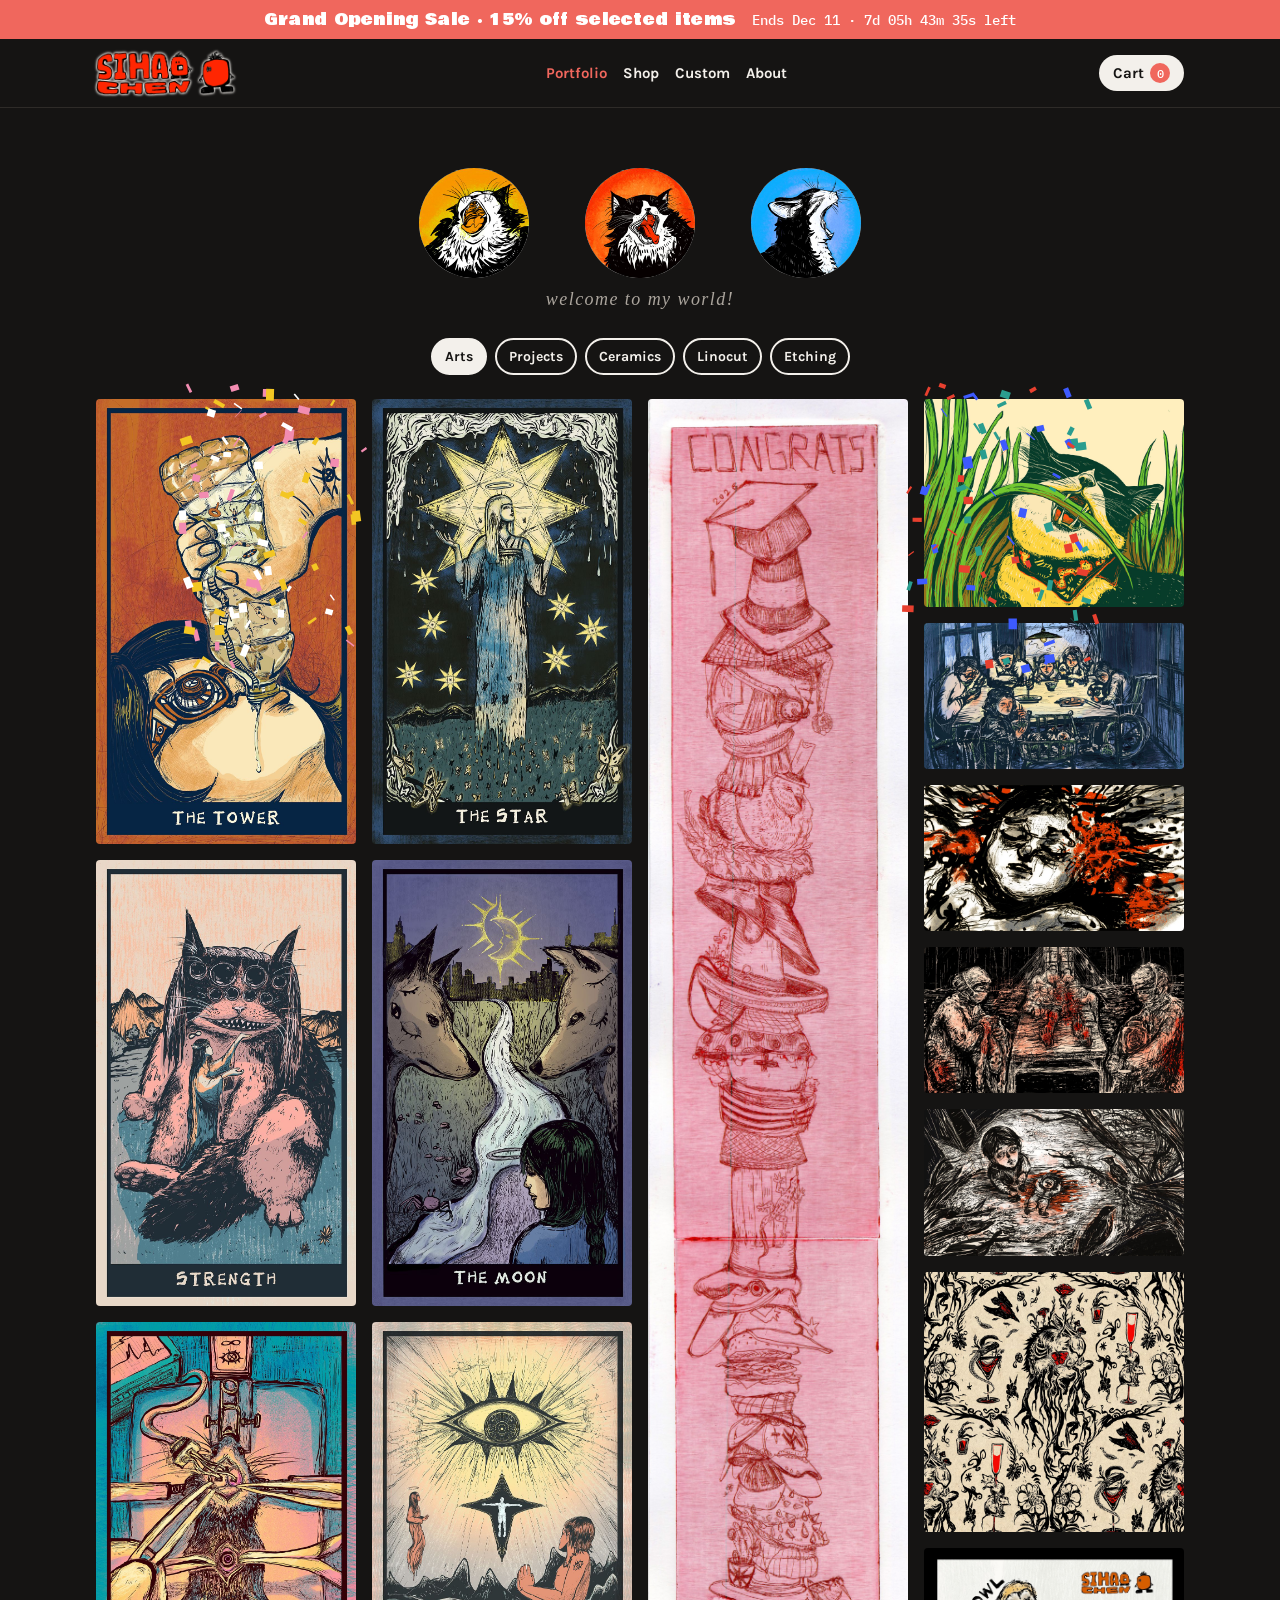
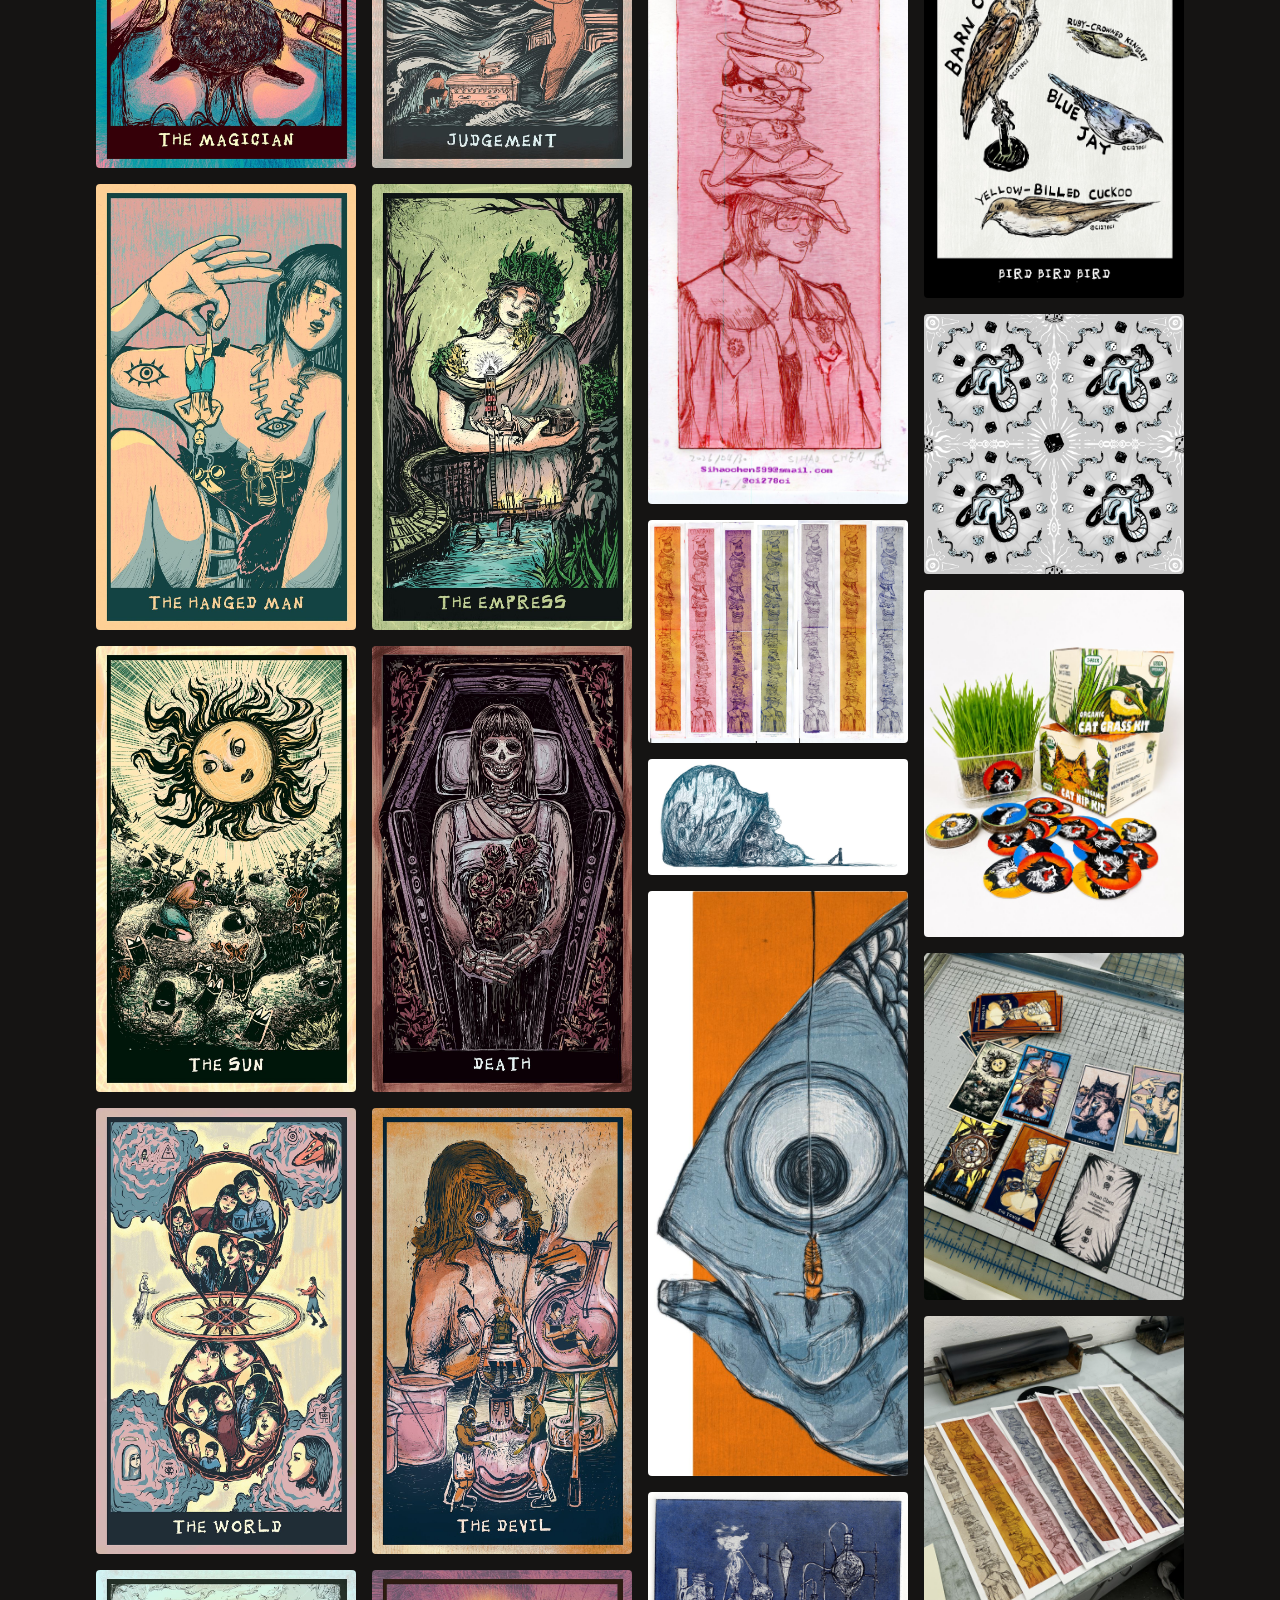
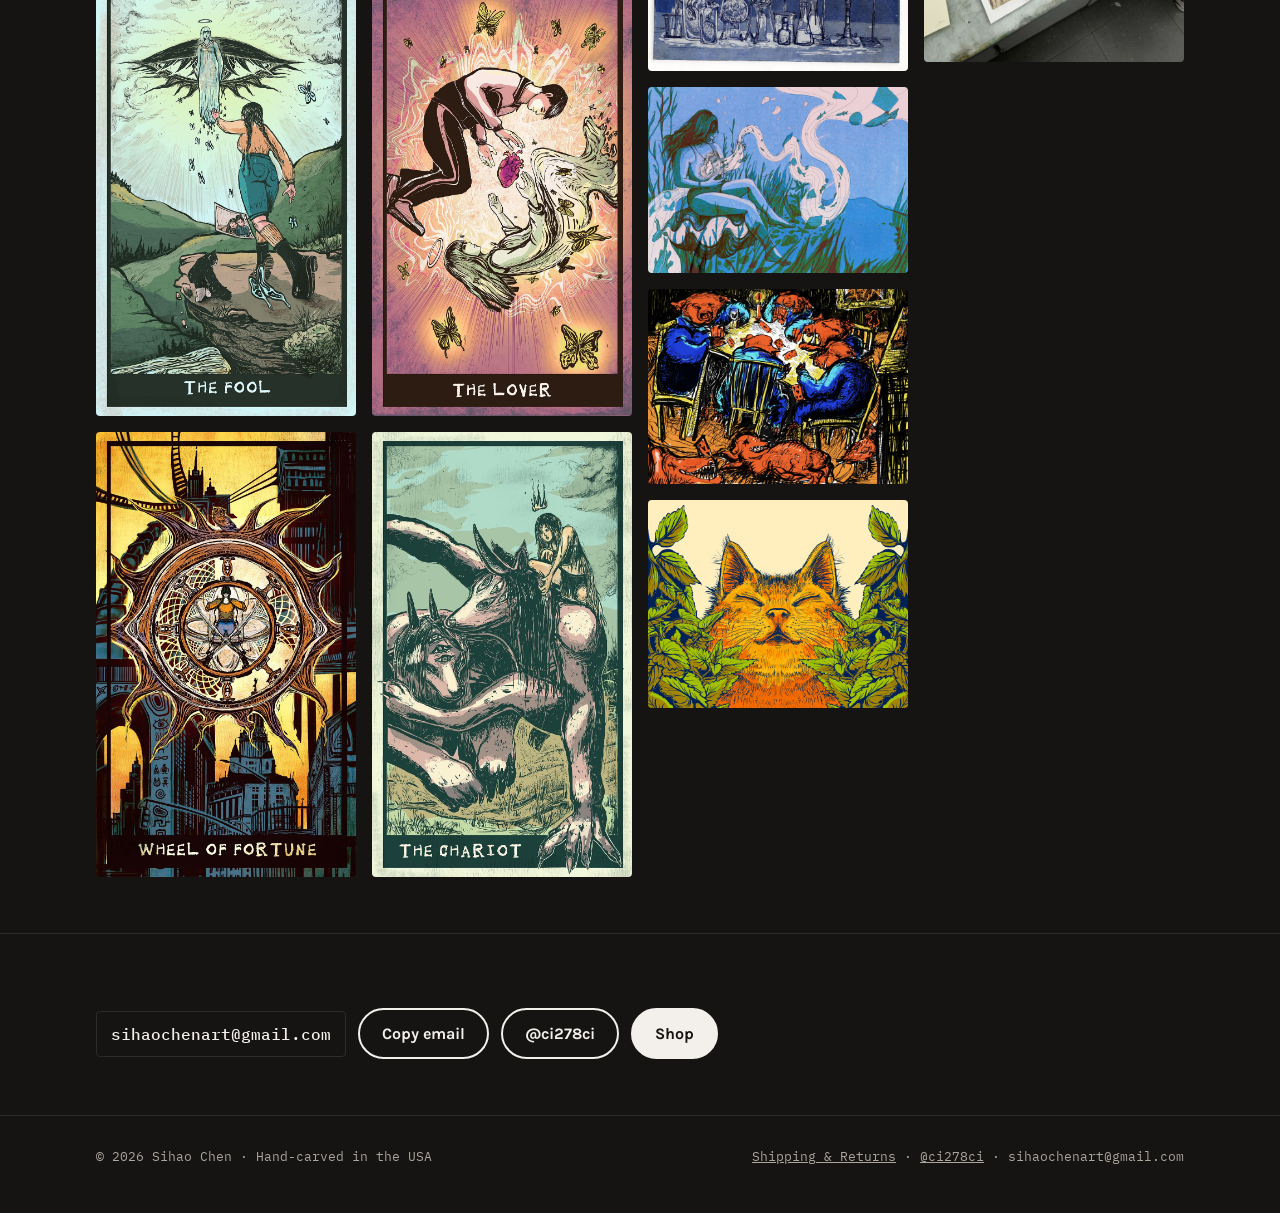
<file: index.html>
<!doctype html>
<html lang="en">
<head>
<meta charset="utf-8">
<meta name="theme-color" content="#151413">
<meta name="viewport" content="width=device-width, initial-scale=1, viewport-fit=cover">
<title>Sihao Chen</title>
<link rel="icon" type="image/png" sizes="32x32" href="img/favicon-32.png">
<link rel="icon" type="image/png" sizes="192x192" href="img/icon-192.png">
<link rel="apple-touch-icon" href="img/icon-180.png">
<meta name="claude:viewport-fit-sides" content="cover">
<meta name="description" content="Sihao Chen: illustrator and printmaker. Linocut, etching, painting and ceramics.">
<link rel="preconnect" href="https://fonts.googleapis.com">
<link rel="stylesheet" href="https://fonts.googleapis.com/css2?family=Bowlby+One&family=Karla:wght@400;500;700&family=IBM+Plex+Mono:wght@400;500&display=swap">
<link rel="stylesheet" href="assets/style.css?v=1794520188">
</head>
<body data-root="./" data-page="portfolio">
<main>
  <section>
    <div class="wrap">
      <div class="pf-hello" id="pf-hello"></div>
      <div class="pf-tabs" id="pf-tabs"></div>
      <div class="pf" id="pf"></div>
    </div>
  </section>

  <section id="contact">
    <div class="wrap about">
      <div class="contact">
        <span class="email" id="email">sihaochenart@gmail.com</span>
        <button class="btn ghost" id="copy" type="button">Copy email</button>
        <a class="btn ghost" href="https://www.instagram.com/ci278ci/" target="_blank" rel="noopener">@ci278ci</a>
        <a class="btn" href="shop/index.html">Shop</a>
      </div>
    </div>
  </section>
</main>
<script src="assets/site.js?v=1794520188"></script>
<!-- Cloudflare Web Analytics --><script defer src='https://static.cloudflareinsights.com/beacon.min.js' data-cf-beacon='{"token": "07958c0a032a4672b7238bbd3c65768e"}'></script><!-- End Cloudflare Web Analytics -->
</body>
</html>
</file>
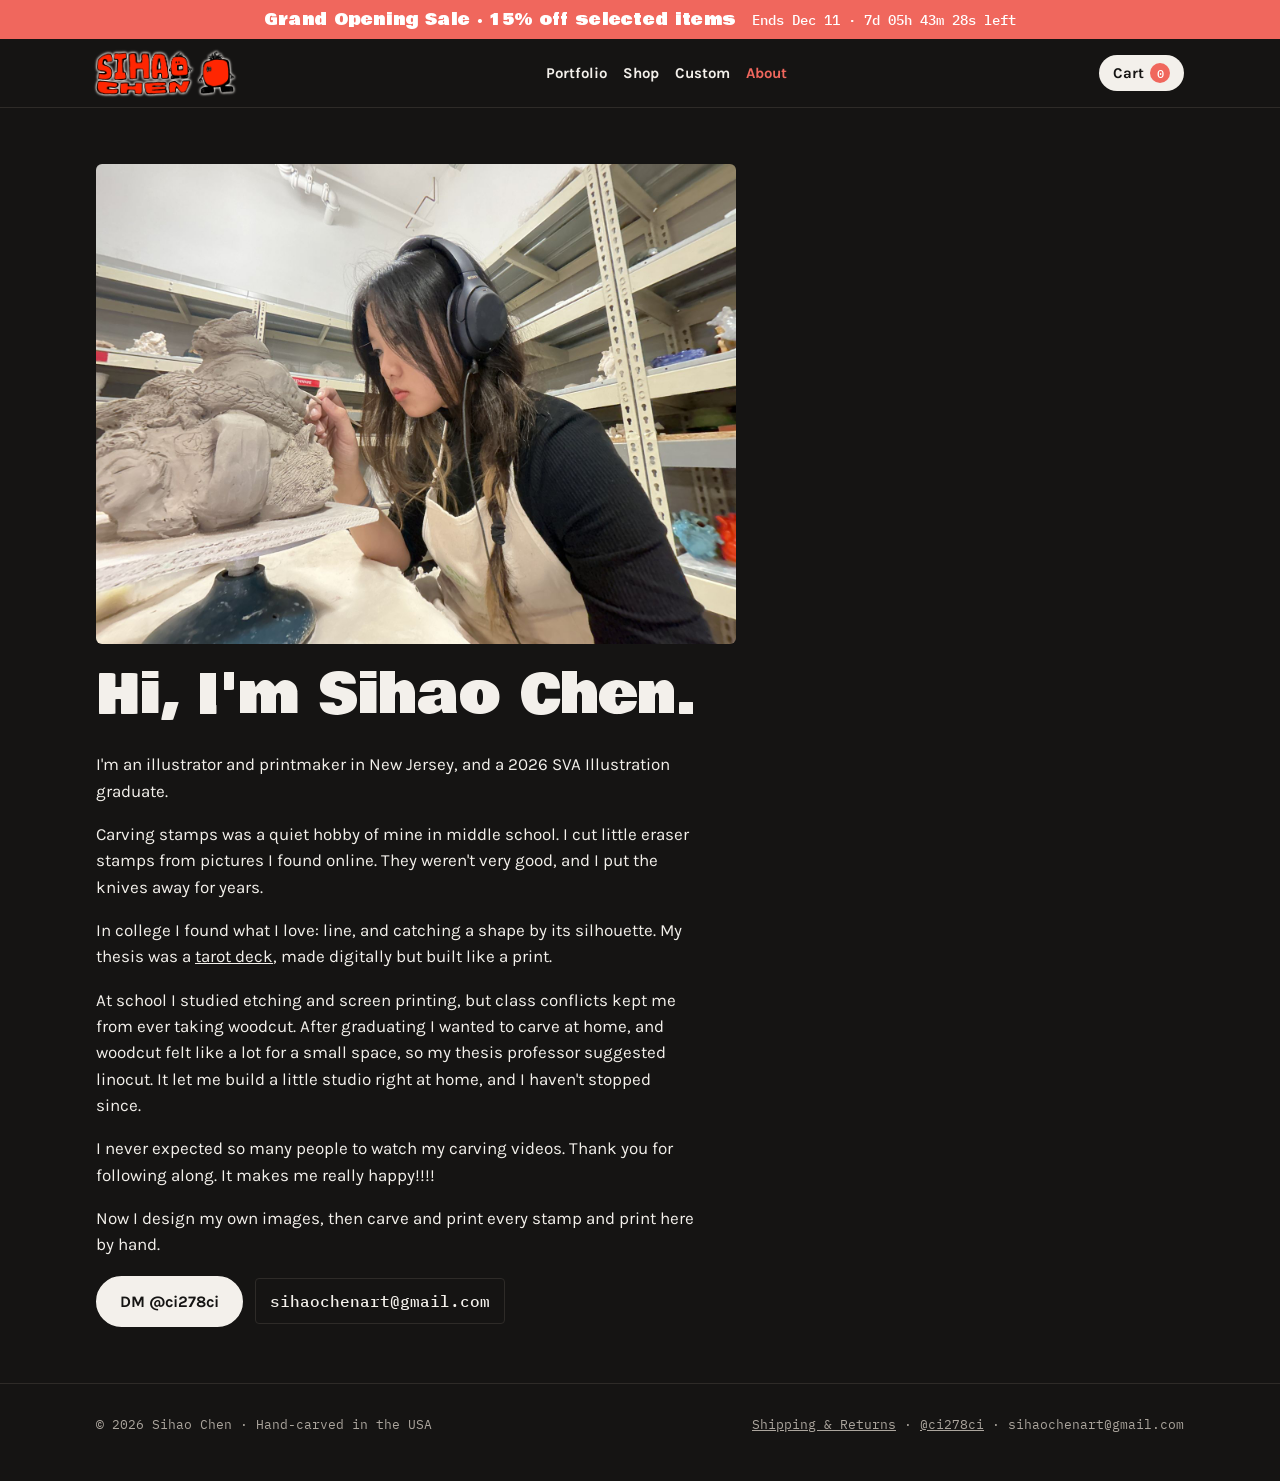
<file: about/index.html>
<!doctype html>
<html lang="en">
<head>
<meta charset="utf-8">
<meta name="theme-color" content="#151413">
<meta name="viewport" content="width=device-width, initial-scale=1, viewport-fit=cover">
<title>About · Sihao Chen</title>
<link rel="icon" type="image/png" sizes="32x32" href="../img/favicon-32.png">
<link rel="icon" type="image/png" sizes="192x192" href="../img/icon-192.png">
<link rel="apple-touch-icon" href="../img/icon-180.png">
<meta name="claude:viewport-fit-sides" content="cover">
<meta name="description" content="Sihao Chen is an illustrator and printmaker in New Jersey who hand-carves stamps and prints.">
<link rel="preconnect" href="https://fonts.googleapis.com">
<link rel="stylesheet" href="https://fonts.googleapis.com/css2?family=Bowlby+One&family=Karla:wght@400;500;700&family=IBM+Plex+Mono:wght@400;500&display=swap">
<link rel="stylesheet" href="../assets/style.css?v=1794520188">
</head>
<body data-root="../" data-page="about">
<main>
  <section>
    <div class="wrap about">
      <img class="about-photo" src="../img/pf/ca46fbbc7d.jpg" alt="Sihao Chen working on a clay sculpture in the studio">
      <div class="sec-head"><h1>Hi, I'm Sihao Chen.</h1></div>
      <p>I'm an illustrator and printmaker in New Jersey, and a 2026 SVA Illustration graduate.</p>
      <p>Carving stamps was a quiet hobby of mine in middle school. I cut little eraser stamps from pictures I found online. They weren't very good, and I put the knives away for years.</p>
      <p>In college I found what I love: line, and catching a shape by its silhouette. My thesis was a <a href="../index.html#p-under-the-gaze">tarot deck</a>, made digitally but built like a print.</p>
      <p>At school I studied etching and screen printing, but class conflicts kept me from ever taking woodcut. After graduating I wanted to carve at home, and woodcut felt like a lot for a small space, so my thesis professor suggested linocut. It let me build a little studio right at home, and I haven't stopped since.</p>
      <p>I never expected so many people to watch my carving videos. Thank you for following along. It makes me really happy!!!!</p>
      <p>Now I design my own images, then carve and print every stamp and print here by hand.</p>
      <div class="contact">
        <a class="btn" href="https://ig.me/m/ci278ci" target="_blank" rel="noopener">DM @ci278ci</a>
        <span class="email">sihaochenart@gmail.com</span>
      </div>
    </div>
  </section>
</main>
<script src="../assets/site.js?v=1794520188"></script>
<!-- Cloudflare Web Analytics --><script defer src='https://static.cloudflareinsights.com/beacon.min.js' data-cf-beacon='{"token": "07958c0a032a4672b7238bbd3c65768e"}'></script><!-- End Cloudflare Web Analytics -->
</body>
</html>
</file>
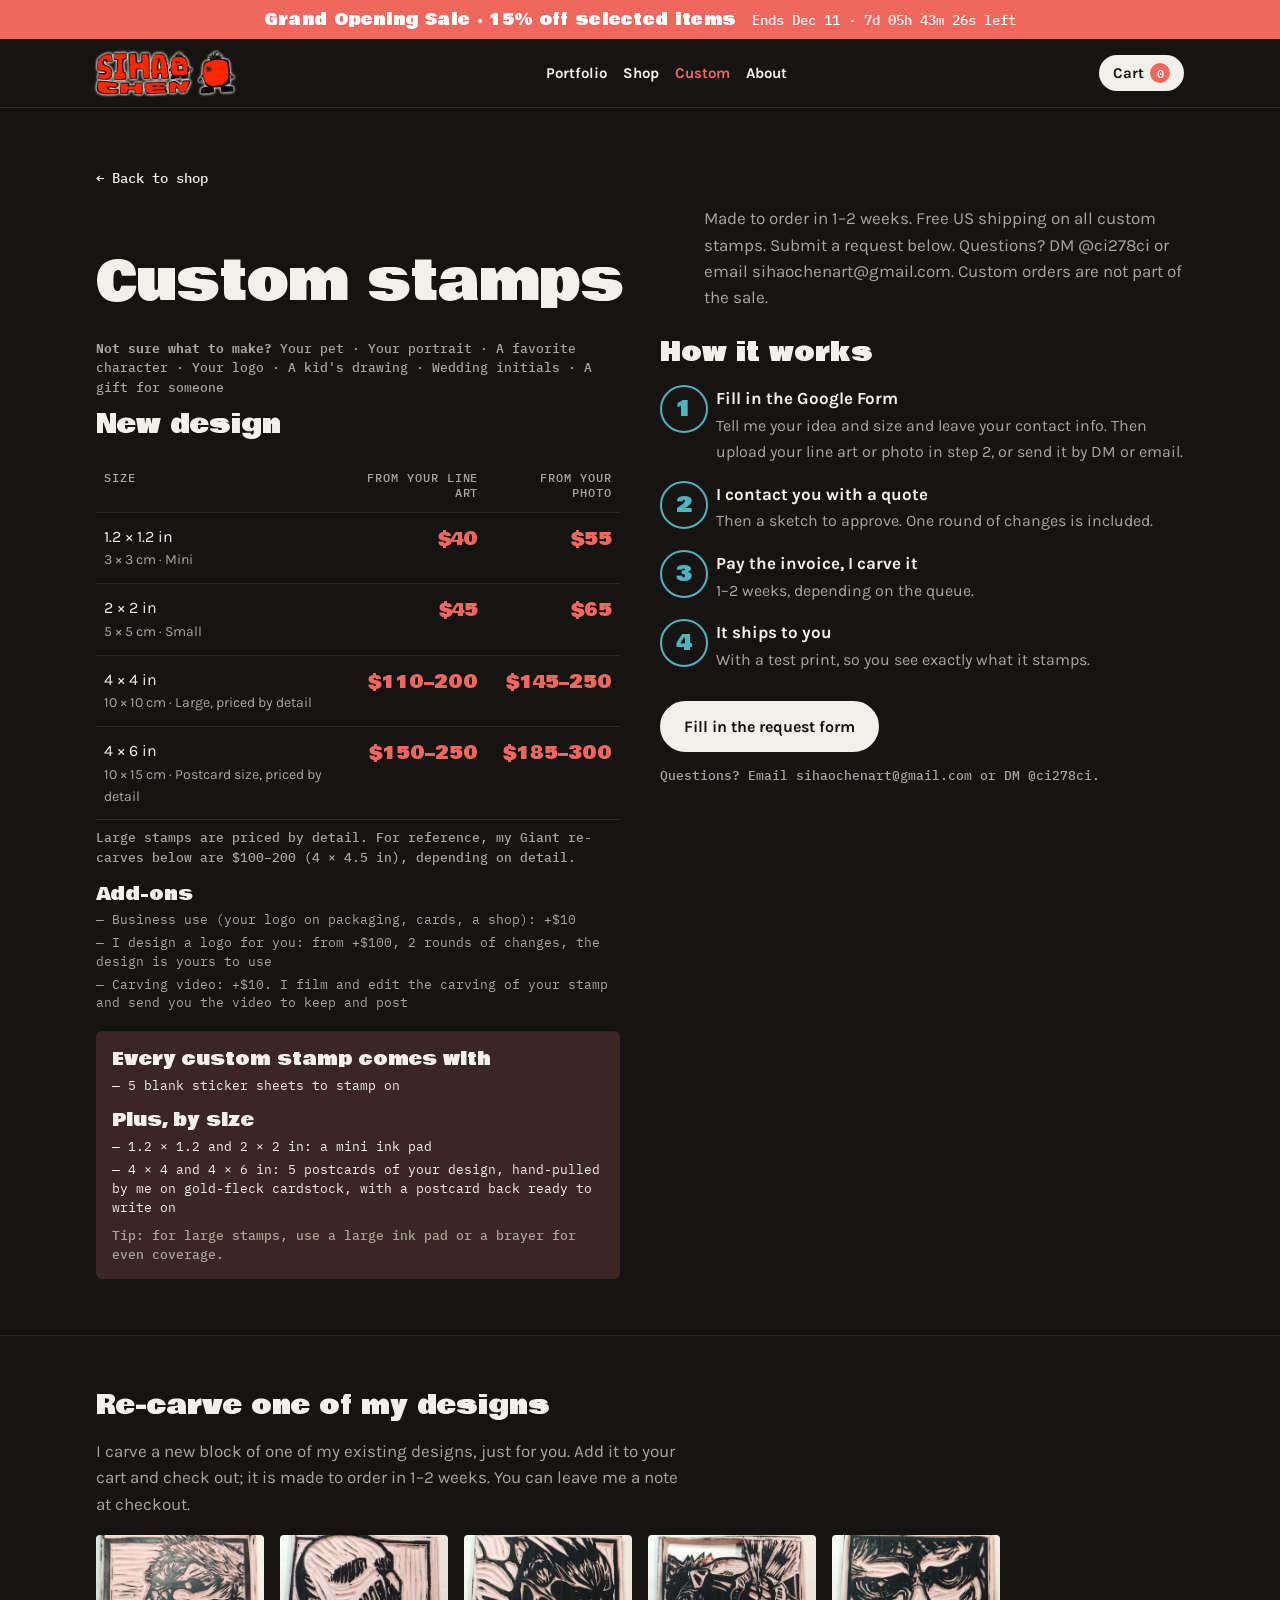
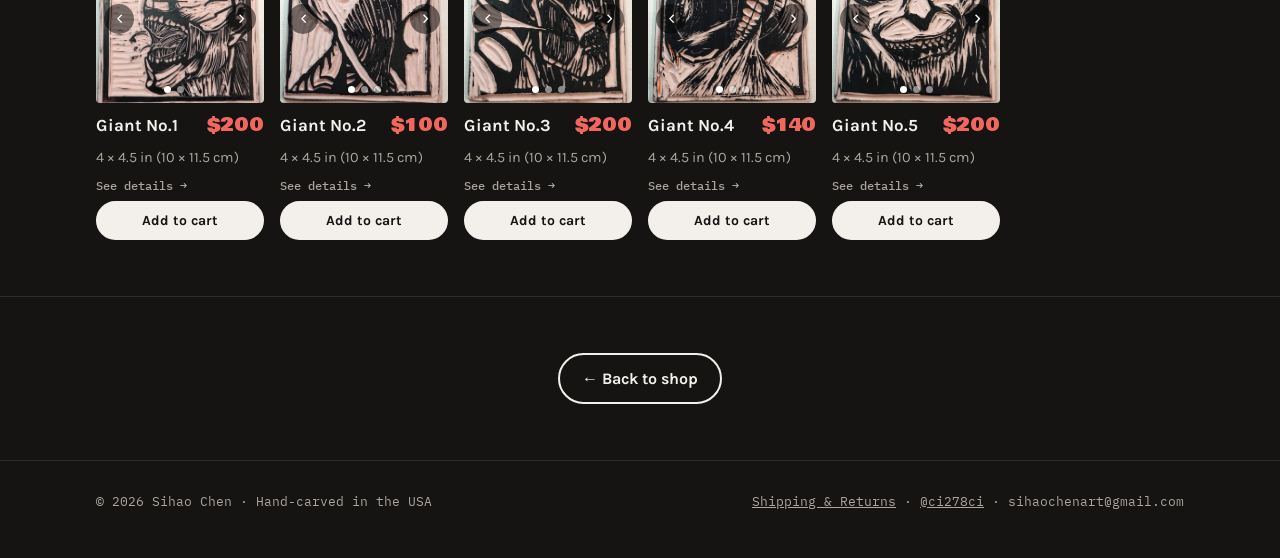
<file: custom/index.html>
<!doctype html>
<html lang="en">
<head>
<meta charset="utf-8">
<meta name="theme-color" content="#151413">
<meta name="viewport" content="width=device-width, initial-scale=1, viewport-fit=cover">
<title>Custom Stamps · Sihao Chen</title>
<link rel="icon" type="image/png" sizes="32x32" href="../img/favicon-32.png">
<link rel="icon" type="image/png" sizes="192x192" href="../img/icon-192.png">
<link rel="apple-touch-icon" href="../img/icon-180.png">
<meta name="claude:viewport-fit-sides" content="cover">
<meta name="description" content="Custom hand-carved rubber stamps by Sihao Chen, from your line art or photo.">
<link rel="preconnect" href="https://fonts.googleapis.com">
<link rel="stylesheet" href="https://fonts.googleapis.com/css2?family=Bowlby+One&family=Karla:wght@400;500;700&family=IBM+Plex+Mono:wght@400;500&display=swap">
<link rel="stylesheet" href="../assets/style.css?v=1794520188">
</head>
<body data-root="../" data-page="custom">
<main>
  <section>
    <div class="wrap">
      <a class="back" href="../shop/index.html">← Back to shop</a>
      <div class="sec-head">
        <h1>Custom stamps</h1>
        <p>Made to order in 1–2 weeks. Free US shipping on all custom stamps. Submit a request below. Questions? DM @ci278ci or email sihaochenart@gmail.com. Custom orders are not part of the sale.</p>
      </div>
      <div class="custom">
        <div>
          <p class="note-line" style="margin:0 0 14px"><b>Not sure what to make?</b> Your pet · Your portrait · A favorite character · Your logo · A kid's drawing · Wedding initials · A gift for someone</p>
          <h2 class="sub" style="margin-top:0">New design</h2>
          <div class="table-wrap">
            <table>
              <thead><tr><th>Size</th><th class="r">From your line art</th><th class="r">From your photo</th></tr></thead>
              <tbody>
                <tr><td>1.2 × 1.2 in<small>3 × 3 cm · Mini</small></td><td class="p">$40</td><td class="p">$55</td></tr>
                <tr><td>2 × 2 in<small>5 × 5 cm · Small</small></td><td class="p">$45</td><td class="p">$65</td></tr>
                <tr><td>4 × 4 in<small>10 × 10 cm · Large, priced by detail</small></td><td class="p">$110–200</td><td class="p">$145–250</td></tr>
                <tr><td>4 × 6 in<small>10 × 15 cm · Postcard size, priced by detail</small></td><td class="p">$150–250</td><td class="p">$185–300</td></tr>
              </tbody>
            </table>
          </div>
          <p class="note-line" style="margin-top:8px">Large stamps are priced by detail. For reference, my Giant re-carves below are $100–200 (4 × 4.5 in), depending on detail.</p>
          <h3 class="sub" style="font-size:18px;margin:18px 0 6px">Add-ons</h3>
          <ul class="specs">
            <li>Business use (your logo on packaging, cards, a shop): +$10</li>
            <li>I design a logo for you: from +$100, 2 rounds of changes, the design is yours to use</li>
            <li>Carving video: +$10. I film and edit the carving of your stamp and send you the video to keep and post</li>
          </ul>
          <div class="gifts"><b>Every custom stamp comes with</b>
            <ul class="specs" style="color:inherit">
              <li>5 blank sticker sheets to stamp on</li>
            </ul>
            <b style="margin-top:10px">Plus, by size</b>
            <ul class="specs" style="color:inherit">
              <li>1.2 × 1.2 and 2 × 2 in: a mini ink pad</li>
              <li>4 × 4 and 4 × 6 in: 5 postcards of your design, hand-pulled by me on gold-fleck cardstock, with a postcard back ready to write on</li>
            </ul>
            <p class="note-line" style="margin-top:8px">Tip: for large stamps, use a large ink pad or a brayer for even coverage.</p>
          </div>
        </div>
        <div>
          <h2 class="sub" style="margin-top:0">How it works</h2>
          <ol class="steps">
            <li><div><b>Fill in the Google Form</b><span>Tell me your idea and size and leave your contact info. Then upload your line art or photo in step 2, or send it by DM or email.</span></div></li>
            <li><div><b>I contact you with a quote</b><span>Then a sketch to approve. One round of changes is included.</span></div></li>
            <li><div><b>Pay the invoice, I carve it</b><span>1–2 weeks, depending on the queue.</span></div></li>
            <li><div><b>It ships to you</b><span>With a test print, so you see exactly what it stamps.</span></div></li>
          </ol>
          <div class="cta-row">
            <a class="btn" id="form-link" href="https://forms.gle/79U11YTD1sCvkL6EA" target="_blank" rel="noopener">Fill in the request form</a>
          </div>
          <p class="note-line">Questions? Email sihaochenart@gmail.com or DM @ci278ci.</p>
        </div>
      </div>
    </div>
  </section>

  <section>
    <div class="wrap">
      <h2 class="sub" style="margin-top:0">Re-carve one of my designs</h2>
      <p class="muted" style="margin:0 0 18px;max-width:60ch">I carve a new block of one of my existing designs, just for you. Add it to your cart and check out; it is made to order in 1–2 weeks. You can leave me a note at checkout.</p>
      <div class="wall" id="recarves"></div>
    </div>
  </section>
  <section>
    <div class="wrap" style="text-align:center">
      <a class="btn ghost" href="../shop/index.html">← Back to shop</a>
    </div>
  </section>
</main>
<script src="../assets/site.js?v=1794520188"></script>
<!-- Cloudflare Web Analytics --><script defer src='https://static.cloudflareinsights.com/beacon.min.js' data-cf-beacon='{"token": "07958c0a032a4672b7238bbd3c65768e"}'></script><!-- End Cloudflare Web Analytics -->
</body>
</html>
</file>
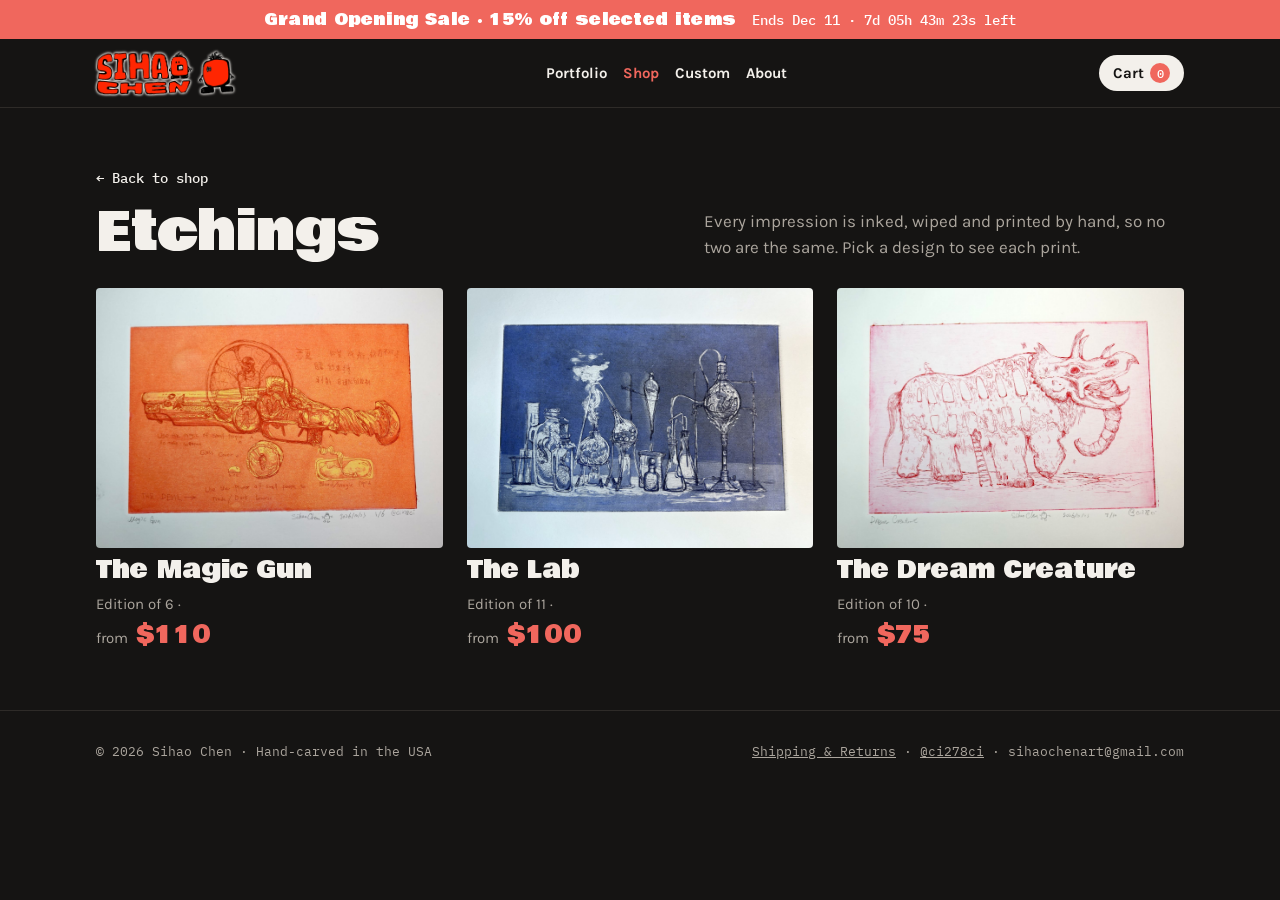
<file: etchings/index.html>
<!doctype html>
<html lang="en">
<head>
<meta charset="utf-8">
<meta name="theme-color" content="#151413">
<meta name="viewport" content="width=device-width, initial-scale=1, viewport-fit=cover">
<title>Etchings · Sihao Chen</title>
<link rel="icon" type="image/png" sizes="32x32" href="../img/favicon-32.png">
<link rel="icon" type="image/png" sizes="192x192" href="../img/icon-192.png">
<link rel="apple-touch-icon" href="../img/icon-180.png">
<meta name="claude:viewport-fit-sides" content="cover">
<meta name="description" content="Hand-printed etchings by Sihao Chen. Every impression is one of one.">
<link rel="preconnect" href="https://fonts.googleapis.com">
<link rel="stylesheet" href="https://fonts.googleapis.com/css2?family=Bowlby+One&family=Karla:wght@400;500;700&family=IBM+Plex+Mono:wght@400;500&display=swap">
<link rel="stylesheet" href="../assets/style.css?v=1794520188">
</head>
<body data-root="../" data-page="etchings">
<main>
  <section><div class="wrap" id="etchings"></div></section>
</main>
<script src="../assets/site.js?v=1794520188"></script>
<!-- Cloudflare Web Analytics --><script defer src='https://static.cloudflareinsights.com/beacon.min.js' data-cf-beacon='{"token": "07958c0a032a4672b7238bbd3c65768e"}'></script><!-- End Cloudflare Web Analytics -->
</body>
</html>
</file>
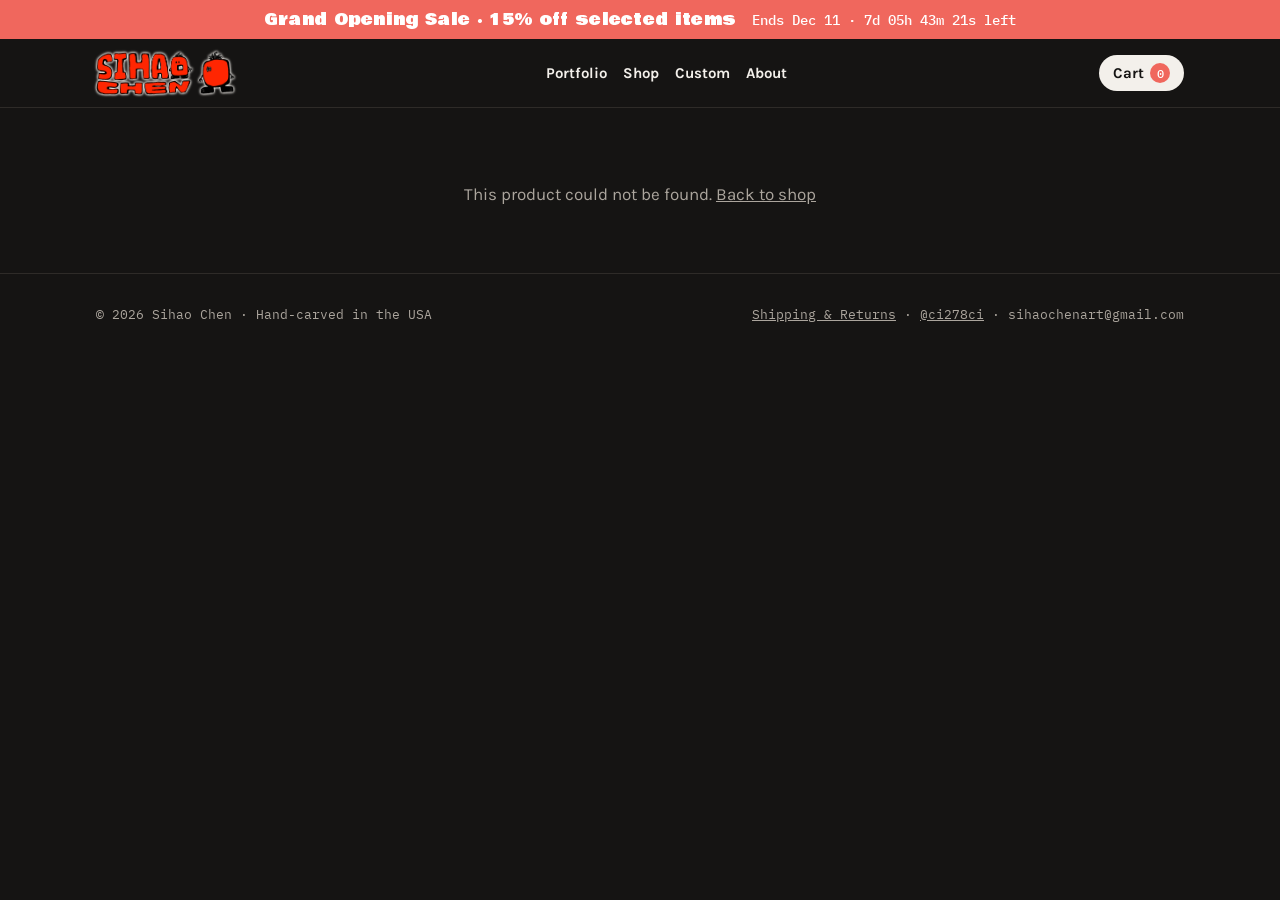
<file: product/index.html>
<!doctype html>
<html lang="en">
<head>
<meta charset="utf-8">
<meta name="theme-color" content="#151413">
<meta name="viewport" content="width=device-width, initial-scale=1, viewport-fit=cover">
<title>Product · Sihao Chen</title>
<link rel="icon" type="image/png" sizes="32x32" href="../img/favicon-32.png">
<link rel="icon" type="image/png" sizes="192x192" href="../img/icon-192.png">
<link rel="apple-touch-icon" href="../img/icon-180.png">
<meta name="claude:viewport-fit-sides" content="cover">
<meta name="description" content="Hand-carved and hand-printed work by Sihao Chen.">
<link rel="preconnect" href="https://fonts.googleapis.com">
<link rel="stylesheet" href="https://fonts.googleapis.com/css2?family=Bowlby+One&family=Karla:wght@400;500;700&family=IBM+Plex+Mono:wght@400;500&display=swap">
<link rel="stylesheet" href="../assets/style.css?v=1794520188">
</head>
<body data-root="../" data-page="product">
<main>
  <section class="shop-top"><div class="wrap" id="product"></div></section>
</main>
<script src="../assets/site.js?v=1794520188"></script>
<!-- Cloudflare Web Analytics --><script defer src='https://static.cloudflareinsights.com/beacon.min.js' data-cf-beacon='{"token": "07958c0a032a4672b7238bbd3c65768e"}'></script><!-- End Cloudflare Web Analytics -->
</body>
</html>
</file>
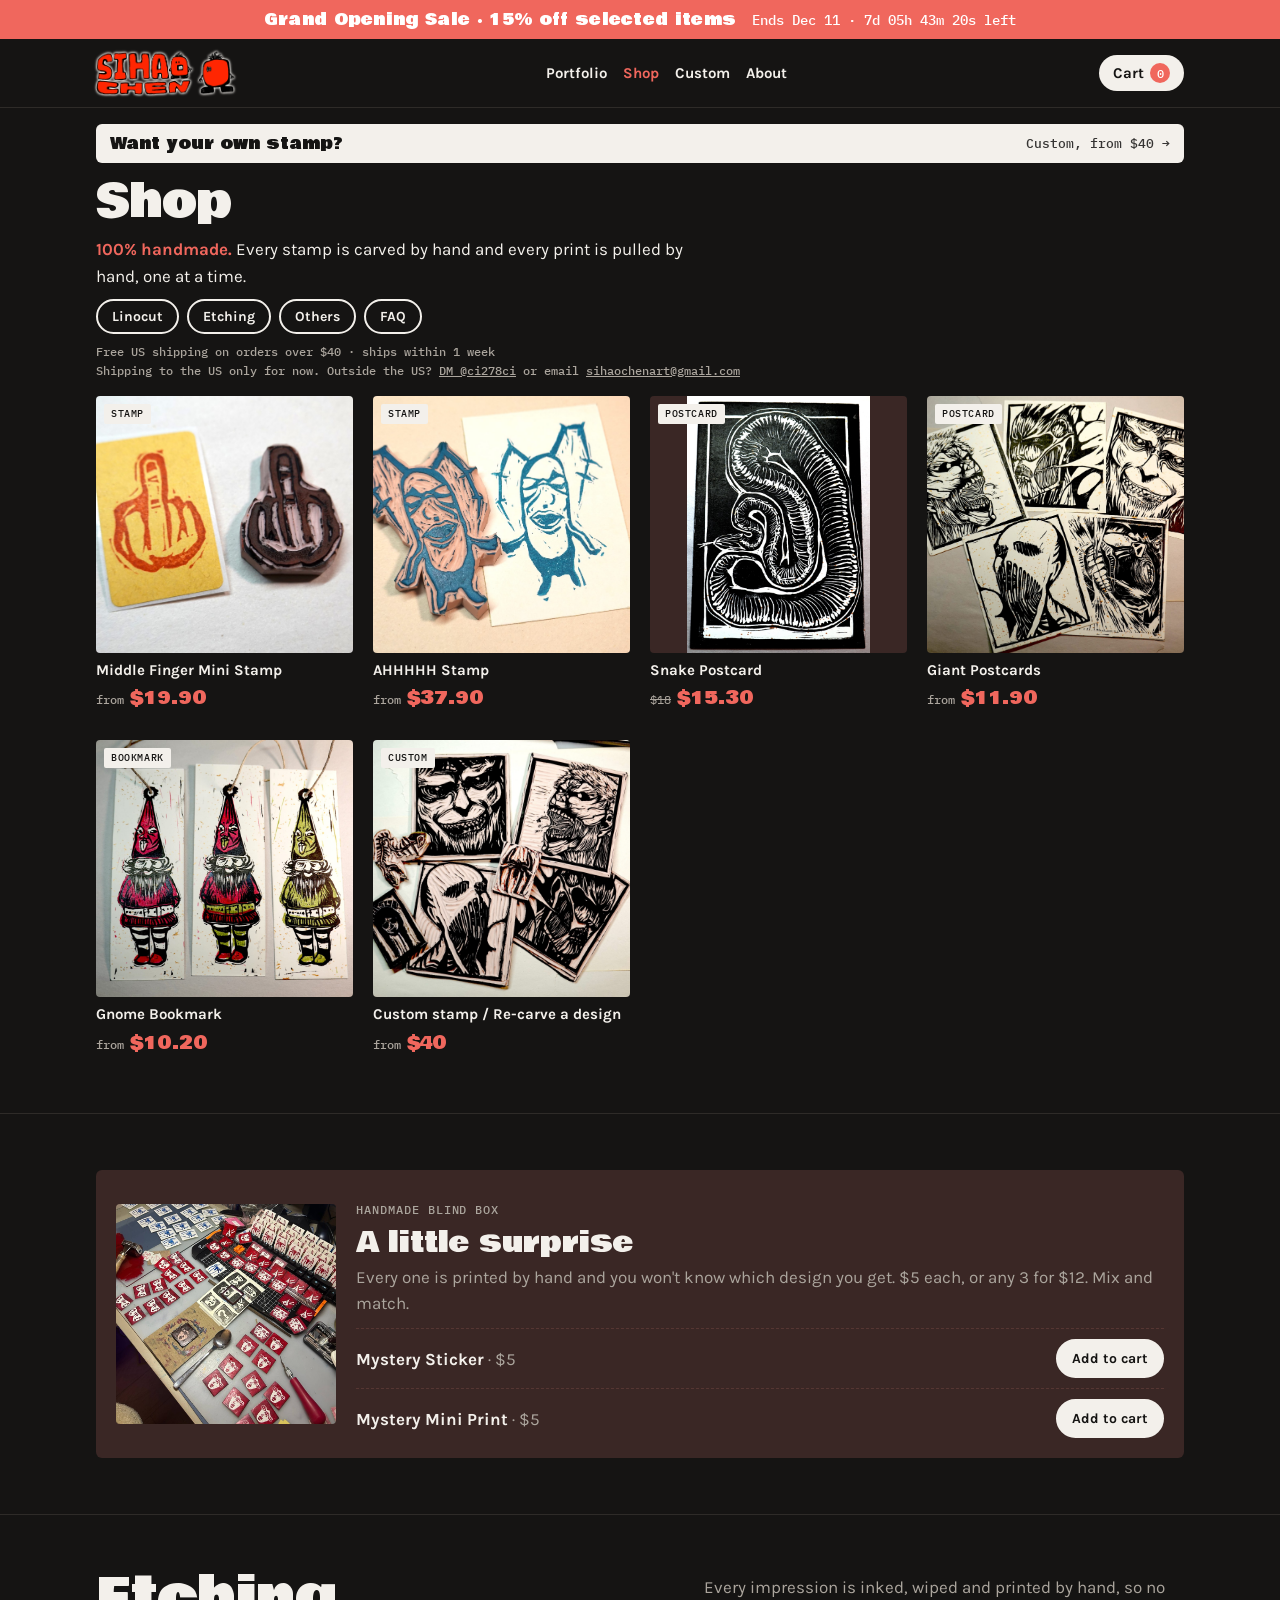
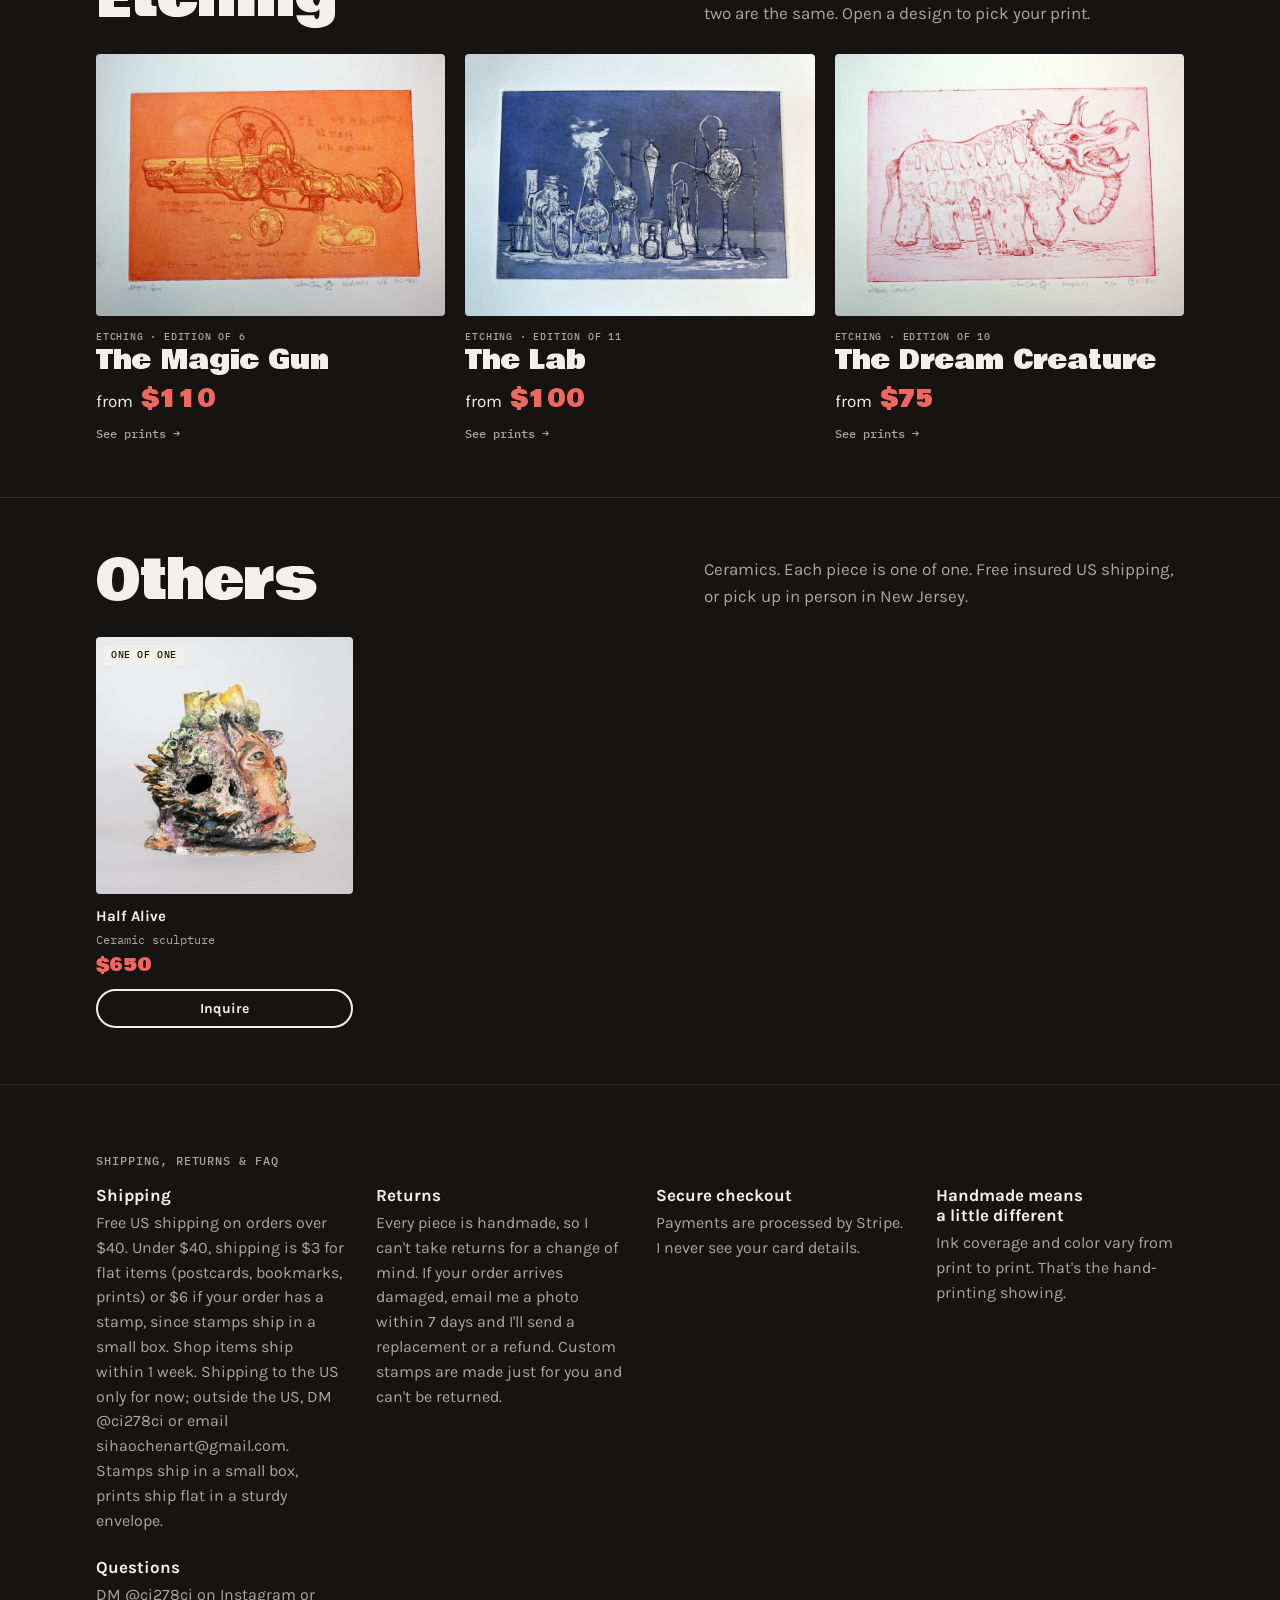
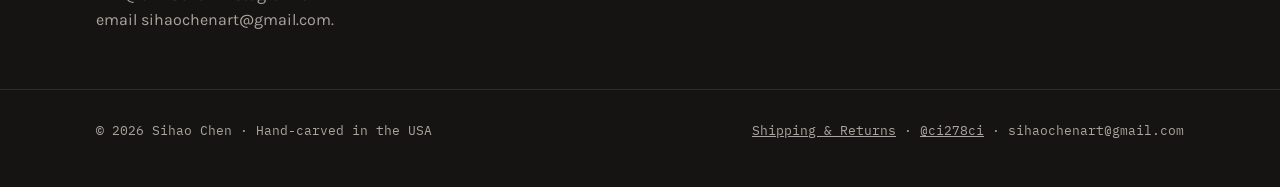
<file: shop/index.html>
<!doctype html>
<html lang="en">
<head>
<meta charset="utf-8">
<meta name="theme-color" content="#151413">
<meta name="viewport" content="width=device-width, initial-scale=1, viewport-fit=cover">
<title>Shop · Sihao Chen</title>
<link rel="icon" type="image/png" sizes="32x32" href="../img/favicon-32.png">
<link rel="icon" type="image/png" sizes="192x192" href="../img/icon-192.png">
<link rel="apple-touch-icon" href="../img/icon-180.png">
<meta name="claude:viewport-fit-sides" content="cover">
<meta name="description" content="Hand-printed linocut postcards and bookmarks, etchings and hand-carved stamp kits by Sihao Chen.">
<link rel="preconnect" href="https://fonts.googleapis.com">
<link rel="stylesheet" href="https://fonts.googleapis.com/css2?family=Bowlby+One&family=Karla:wght@400;500;700&family=IBM+Plex+Mono:wght@400;500&display=swap">
<link rel="stylesheet" href="../assets/style.css?v=1794520188">
</head>
<body data-root="../" data-page="shop">
<main>
  <section class="shop-top">
    <div class="wrap">
      <a class="mini-band" href="../custom/index.html"><b>Want your own stamp?</b><span>Custom, from $40 →</span></a>
      <h1 class="shop-title">Shop</h1>
      <p class="handmade-line"><b>100% handmade.</b> Every stamp is carved by hand and every print is pulled by hand, one at a time.</p>
      <nav class="guide" aria-label="Shop sections">
        <a href="#linocut">Linocut</a>
        <a href="#etching">Etching</a>
        <a href="#others">Others</a>
        <a href="#faq">FAQ</a>
      </nav>
      <p class="ship-line">Free US shipping on orders over $40 · ships within 1 week</p>
      <p class="ship-line" style="margin-top:2px">Shipping to the US only for now. Outside the US? <a href="https://ig.me/m/ci278ci" target="_blank" rel="noopener">DM @ci278ci</a> or email <a href="mailto:sihaochenart@gmail.com">sihaochenart@gmail.com</a></p>
    </div>
  </section>

  <section id="linocut" class="first">
    <div class="wrap">
      <div class="tiles" id="products-linocut"></div>
    </div>
  </section>


  <section>
    <div class="wrap" id="blind"></div>
  </section>

  <section id="etching">
    <div class="wrap">
      <div class="sec-head"><h2>Etching</h2><p>Every impression is inked, wiped and printed by hand, so no two are the same. Open a design to pick your print.</p></div>
      <div class="etch-rows" id="etch-blocks"></div>
    </div>
  </section>

  <section id="others">
    <div class="wrap">
      <div class="sec-head"><h2>Others</h2><p>Ceramics. Each piece is one of one. Free insured US shipping, or pick up in person in New Jersey.</p></div>
      <div class="tiles" id="products-others"></div>
    </div>
  </section>

  <section>
    <div class="wrap">
      <p class="label" id="faq" style="margin-bottom:16px;scroll-margin-top:80px">Shipping, returns &amp; FAQ</p>
      <div class="faq">
        <div><h3>Shipping</h3><p>Free US shipping on orders over $40. Under $40, shipping is $3 for flat items (postcards, bookmarks, prints) or $6 if your order has a stamp, since stamps ship in a small box. Shop items ship within 1 week. Shipping to the US only for now; outside the US, DM @ci278ci or email sihaochenart@gmail.com. Stamps ship in a small box, prints ship flat in a sturdy envelope.</p></div>
        <div><h3>Returns</h3><p>Every piece is handmade, so I can't take returns for a change of mind. If your order arrives damaged, email me a photo within 7 days and I'll send a replacement or a refund. Custom stamps are made just for you and can't be returned.</p></div>
        <div><h3>Secure checkout</h3><p>Payments are processed by Stripe. I never see your card details.</p></div>
        <div><h3>Handmade means a little different</h3><p>Ink coverage and color vary from print to print. That's the hand-printing showing.</p></div>
        <div><h3>Questions</h3><p>DM @ci278ci on Instagram or email sihaochenart@gmail.com.</p></div>
      </div>
    </div>
  </section>
</main>
<script src="../assets/site.js?v=1794520188"></script>
<!-- Cloudflare Web Analytics --><script defer src='https://static.cloudflareinsights.com/beacon.min.js' data-cf-beacon='{"token": "07958c0a032a4672b7238bbd3c65768e"}'></script><!-- End Cloudflare Web Analytics -->
</body>
</html>
</file>
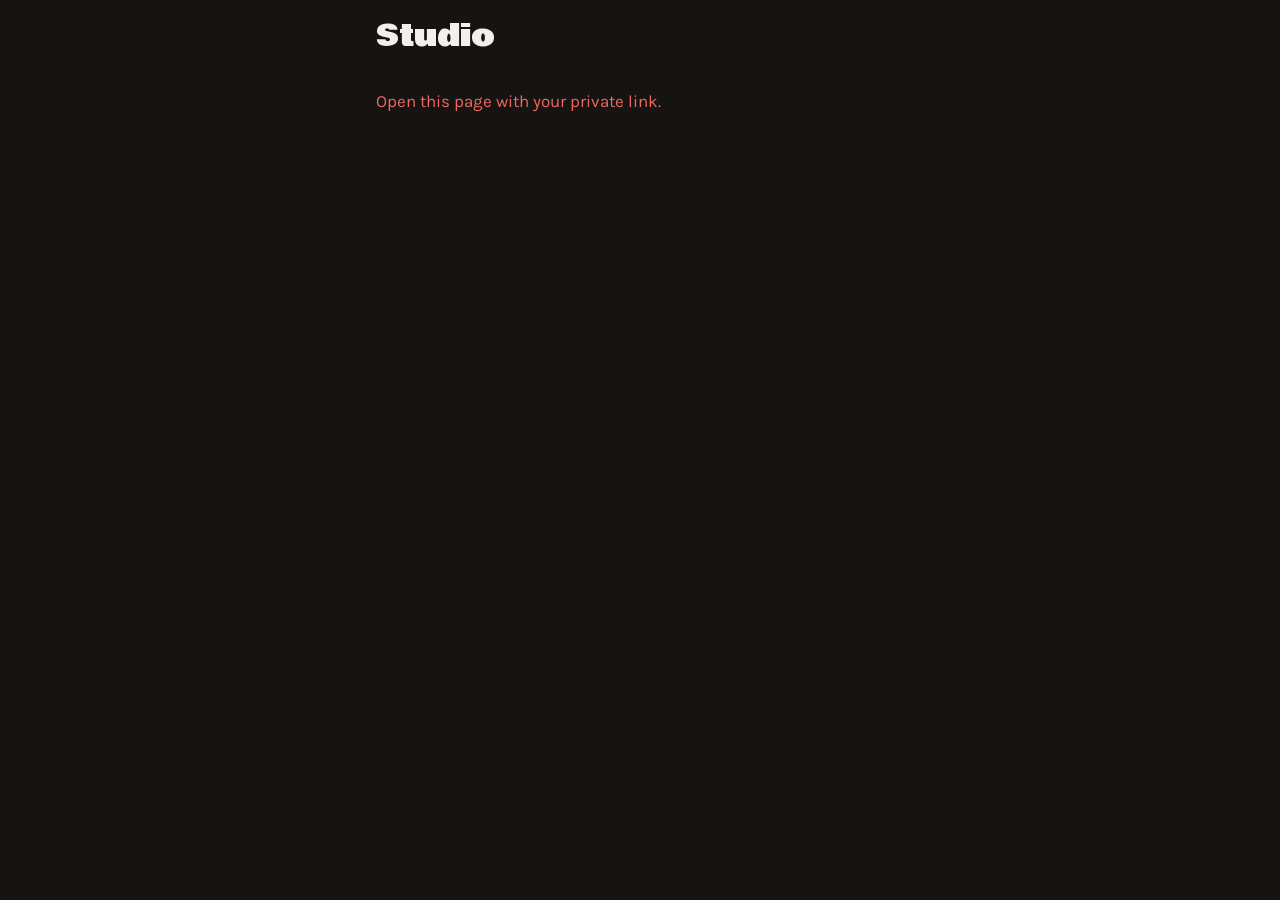
<file: studio/index.html>
<!doctype html>
<html lang="en">
<head>
<meta charset="utf-8">
<meta name="theme-color" content="#151413">
<meta name="viewport" content="width=device-width, initial-scale=1, viewport-fit=cover">
<meta name="robots" content="noindex, nofollow">
<title>Studio · Sihao Chen</title>
<link rel="icon" type="image/png" sizes="32x32" href="../img/favicon-32.png">
<link rel="icon" type="image/png" sizes="192x192" href="../img/icon-192.png">
<link rel="apple-touch-icon" href="../img/icon-180.png">
<meta name="apple-mobile-web-app-capable" content="yes">
<meta name="apple-mobile-web-app-title" content="Studio">
<link rel="preconnect" href="https://fonts.googleapis.com">
<link rel="stylesheet" href="https://fonts.googleapis.com/css2?family=Bowlby+One&family=Karla:wght@400;500;700&family=IBM+Plex+Mono:wght@400;500&display=swap">
<link rel="stylesheet" href="../assets/style.css?v=1794520188">
<style>
  body { min-height: 100vh }
  .st { max-width: 560px; margin: 0 auto; padding: 18px max(16px, env(safe-area-inset-right, 0px)) 60px max(16px, env(safe-area-inset-left, 0px)); display: grid; gap: 18px }
  .st h1 { font-size: 30px; margin: 4px 0 0 }
  .st .lead { margin: 0; color: var(--ink-soft) }
  .box { background: var(--rubber); border-radius: 14px; padding: 16px; display: grid; gap: 12px }
  .box h2 { font: 400 24px var(--display); margin: 0; display: flex; justify-content: space-between; align-items: baseline; gap: 10px }
  .pill { font: 500 12px var(--mono); padding: 5px 10px; border-radius: 999px; background: var(--ink); color: var(--paper); white-space: nowrap }
  .pill.off { background: var(--red); color: #fff }
  .nums { display: grid; grid-template-columns: repeat(3, 1fr); gap: 8px; text-align: center }
  .nums div { background: var(--paper); border-radius: 10px; padding: 10px 4px }
  .nums b { display: block; font: 400 30px/1.1 var(--display) }
  .nums span { font: 500 11px var(--mono); color: var(--ink-soft); text-transform: uppercase; letter-spacing: .04em }
  .nums .todo b { color: var(--red) }
  .plus { font: 400 26px var(--display); padding: 18px; border-radius: 14px; border: 0; background: var(--ink); color: var(--paper); cursor: pointer; width: 100%; touch-action: manipulation }
  .plus:disabled { opacity: .45 }
  .undo { justify-self: start; font: 500 14px var(--mono); background: none; border: 1px solid var(--line); color: var(--ink-soft); border-radius: 999px; padding: 8px 14px; cursor: pointer }
  .toast { position: fixed; left: 50%; bottom: calc(18px + env(safe-area-inset-bottom, 0px)); transform: translateX(-50%); background: var(--ink); color: var(--paper); padding: 12px 18px; border-radius: 999px; font: 500 15px var(--body); max-width: 90vw }
  .list { display: grid; gap: 6px; margin: 0; padding: 0; list-style: none; font: 400 14px var(--mono); color: var(--ink-soft) }
  .list li { display: flex; justify-content: space-between; gap: 10px; border-bottom: 1px dashed var(--line); padding-bottom: 6px; overflow-wrap: anywhere }
  .err { color: var(--red) }
  .stats { width: 100%; border-collapse: collapse; font: 400 14px var(--mono) }
  .stats th, .stats td { padding: 7px 4px; text-align: right; border-bottom: 1px dashed var(--line) }
  .stats th:first-child, .stats td:first-child { text-align: left; color: var(--ink-soft) }
  .stats td b { font: 400 20px var(--display) }
  .stats tr.paid td b { color: var(--red) }
  .small { margin: 0; font-size: 13px; color: var(--ink-soft) }
</style>
</head>
<body>
<main class="st" id="app">
  <h1>Studio</h1>
  <p class="lead">Loading…</p>
</main>
<div class="toast" id="toast" hidden></div>
<script>
/* Sihao's private counter. Tap "+1 carved" after carving each stamp; the shop's ship times follow. */
const API = "https://sihaochen-checkout.sihaochen599.workers.dev/studio";
// The key comes from the private link (#key). Once opened with it, this device remembers it,
// so the page also opens from a home screen icon or a link that lost the #key part.
const KEY = (() => {
  const h = decodeURIComponent(location.hash.slice(1));
  try { if (h) localStorage.setItem("studio_key", h); return h || localStorage.getItem("studio_key") || ""; } catch (_) { return h; }
})();
try { if (KEY) localStorage.setItem("sc_notrack", "1"); } catch (_) {} // don't count Sihao's own visits
const NAMES = { mf: "Middle Finger", ah: "AHHHHH" };
const app = document.getElementById("app"), toast = document.getElementById("toast");
let lastAction = null, toastTimer = 0;
const esc = s => String(s ?? "").replace(/[&<>"]/g, c => ({ "&": "&amp;", "<": "&lt;", ">": "&gt;", '"': "&quot;" }[c]));
const when = t => new Date(t).toLocaleString("en-US", { month: "short", day: "numeric", hour: "numeric", minute: "2-digit" });

async function call(body = {}) {
  const r = await fetch(API, { method: "POST", headers: { "Content-Type": "application/json" }, body: JSON.stringify({ key: KEY, ...body }) });
  const d = await r.json();
  if (!r.ok) throw new Error(d.error || "Something went wrong");
  return d;
}
function say(text) {
  toast.textContent = text; toast.hidden = false;
  clearTimeout(toastTimer); toastTimer = setTimeout(() => toast.hidden = true, 4000);
}
function render(d) {
  const groups = Object.keys(d.production?.units || NAMES);
  app.innerHTML = `<h1>Studio</h1>
    <p class="lead">Tap <b>+1 carved</b> each time you finish a stamp. The shop updates its ship time by itself.</p>
    ${groups.map(g => {
      const carved = d.carved[g] || 0, paid = d.taken[g] || 0, todo = Math.max(0, paid - carved), s = d.ship[g] || {};
      return `<section class="box">
        <h2>${NAMES[g] || g}<span class="pill${s.open === false ? " off" : ""}">${s.open === false ? "Paused · queue full" : `Shop says: ${s.weeks || 1} week${(s.weeks || 1) > 1 ? "s" : ""}`}</span></h2>
        <div class="nums"><div><b>${paid}</b><span>paid</span></div><div><b>${carved}</b><span>carved</span></div><div class="todo"><b>${todo}</b><span>to carve</span></div></div>
        <button class="plus" data-g="${g}" type="button">+1 carved</button>
        <button class="undo" data-undo="${g}" type="button">Undo last for ${NAMES[g] || g}</button>
      </section>`;
    }).join("")}
    ${statsBox(d.stats)}
    <section class="box"><h2>Recent</h2>
      <ul class="list">${d.log.length ? d.log.map(x => `<li><span>${NAMES[x.g] || x.g} ${x.d > 0 ? "+1" : "−1"} → ${x.n}</span><span>${when(x.t)}</span></li>`).join("") : "<li>Nothing yet</li>"}</ul></section>
    <section class="box"><h2>Waitlist <span class="pill">${d.waitlist.length}</span></h2>
      <ul class="list">${d.waitlist.length ? d.waitlist.map(x => `<li><span>${esc(x.email)}</span><span>${esc(x.product)} · ${when(x.t)}</span></li>`).join("") : "<li>No one yet</li>"}</ul>
      ${d.waitlist.length ? `<button class="undo" id="copy" type="button">Copy all emails</button>` : ""}</section>`;
  app.querySelectorAll("[data-g]").forEach(b => b.addEventListener("click", () => tap(b, b.dataset.g, 1)));
  app.querySelectorAll("[data-undo]").forEach(b => b.addEventListener("click", () => tap(b, b.dataset.undo, -1)));
  const copy = document.getElementById("copy");
  if (copy) copy.addEventListener("click", () => {
    const text = [...new Set(d.waitlist.map(x => x.email))].join(", ");
    navigator.clipboard?.writeText(text).then(() => say("Emails copied"), () => say(text));
  });
}
// Visits report: anonymous counts from the shop (your own visits on this phone are not counted).
function statsBox(s) {
  if (!s) return "";
  if (s.error) return `<section class="box"><h2>Visitors</h2><p class="err">${esc(s.error)}</p></section>`;
  const rows = [["Visitors", "visitors"], ["Page views", "views"], ["Added to cart", "cart"], ["Clicked checkout", "checkout"], ["Paid orders", "paid"]];
  const pct = (a, b) => b ? Math.round(a / b * 100) + "%" : "–";
  const w = s.d7 || {};
  return `<section class="box"><h2>Visitors</h2>
    <table class="stats"><tr><th></th><th>24 h</th><th>7 days</th><th>30 days</th></tr>
      ${rows.map(([label, k]) => `<tr${k === "paid" ? ' class="paid"' : ""}><td>${label}</td>${["d1", "d7", "d30"].map(r => `<td><b>${(s[r] || {})[k] || 0}</b></td>`).join("")}</tr>`).join("")}
    </table>
    <p class="small">Last 7 days: ${pct(w.cart, w.visitors)} of visitors added to cart, ${pct(w.paid, w.checkout)} of checkout clicks paid.</p>
    ${s.top?.length ? `<b style="font:500 12px var(--mono);text-transform:uppercase;letter-spacing:.04em">Top pages · 7 days</b>
      <ul class="list">${s.top.map(x => `<li><span>${esc(x.p || "/")}</span><span>${x.n}</span></li>`).join("")}</ul>` : ""}
    <p class="small">More detail (where visitors come from, countries, phones vs computers): <a href="https://dash.cloudflare.com/3ff2a86884d70b8aa4884d6942720f36/web-analytics" target="_blank" rel="noopener">Cloudflare Web Analytics</a></p>
  </section>`;
}
async function tap(btn, g, delta) {
  // Lock all buttons briefly so a double tap can't count twice.
  app.querySelectorAll("button").forEach(b => b.disabled = true);
  try {
    const d = await call({ group: g, delta });
    render(d);
    say(`${NAMES[g] || g}: ${d.carved[g] || 0} carved${delta < 0 ? " (undone)" : ""}`);
  } catch (e) { say(e.message); app.querySelectorAll("button").forEach(b => b.disabled = false); }
}
(async () => {
  if (!KEY) { app.innerHTML = `<h1>Studio</h1><p class="err">Open this page with your private link.</p>`; return; }
  try { render(await call()); } catch (e) {
    if (/wrong link/i.test(e.message)) try { localStorage.removeItem("studio_key"); } catch (_) {}
    app.innerHTML = `<h1>Studio</h1><p class="err">${esc(e.message)}</p>`;
  }
})();
</script>
</body>
</html>
</file>
<file: assets/style.css>
/* Layout: a printmaker's bench. Paper page, pink carving-rubber blocks hold each product, prices stamped in red ink. */
:root {
  /* Always dark (Sihao's choice, 2026-11-09). Old light colors: paper #FAF9F6, ink #161514, ink-soft #5B5752,
     rubber #F3D3CF, rubber-deep #E7B6B0, red #C42F27, teal #13707E, line #E2DDD6, ph #E9E5DF */
  --paper: #151413;
  --ink: #F3F0EB;
  --ink-soft: #ABA59D;
  --rubber: #3A2725;
  --rubber-deep: #563632;
  --red: #F0675D;
  --teal: #4FB3C1;
  --line: #2E2B28;
  --ph: #2A2725;
  --scrim: rgba(0, 0, 0, .6);
  --display: "Bowlby One", "Arial Black", Impact, sans-serif;
  --body: "Karla", "Helvetica Neue", Arial, sans-serif;
  --mono: "IBM Plex Mono", ui-monospace, Menlo, monospace;
  color-scheme: dark;
}

* { box-sizing: border-box }
:root { padding-top: env(safe-area-inset-top, 0px); padding-bottom: env(safe-area-inset-bottom, 0px) }
body { margin: 0; background: var(--paper); color: var(--ink); font: 400 17px/1.55 var(--body) }
img { max-width: 100% }
[hidden] { display: none !important }
.wrap { max-width: 1120px; margin: 0 auto; padding-left: max(16px, env(safe-area-inset-left, 0px)); padding-right: max(16px, env(safe-area-inset-right, 0px)) }
a { color: inherit }
a:focus-visible, button:focus-visible, input:focus-visible { outline: 3px solid var(--teal); outline-offset: 3px }
h1, h2, h3 { font-family: var(--display); font-weight: 400; line-height: 1.02; text-wrap: balance; margin: 0 }
.label { font: 500 12px/1.3 var(--mono); letter-spacing: .08em; text-transform: uppercase; color: var(--ink-soft) }
.muted { color: var(--ink-soft) }

/* sale banner */
.banner { background: var(--red); color: #fff }
.banner .wrap { display: flex; flex-wrap: wrap; justify-content: center; align-items: baseline; gap: 6px 16px; padding-block: 10px; text-align: center }
.banner b { font: 400 16px/1.2 var(--display); letter-spacing: .02em }
.banner span { font: 500 14px/1.3 var(--mono); font-variant-numeric: tabular-nums }

/* header */
body::before { content: ""; position: fixed; inset: 0 0 auto; height: env(safe-area-inset-top, 0px); z-index: 30; background: var(--paper) }
header.site { position: sticky; top: env(safe-area-inset-top, 0px); z-index: 20; background: var(--paper); border-bottom: 1px solid var(--line) }
.bar { display: flex; align-items: center; justify-content: space-between; gap: 12px; padding-block: 12px }
.logo { display: block; text-decoration: none; line-height: 0 }
.logo img { height: 44px; width: auto; display: block }
.logo img { filter: drop-shadow(0 0 1px var(--ink)) drop-shadow(0 0 1px var(--ink)) }
.nav { display: flex; gap: 16px; flex-wrap: wrap; align-items: center; font-weight: 700; font-size: 15px }
.nav a { text-decoration: none }
.nav a:hover, .nav a[aria-current="page"] { color: var(--red) }
.cart-btn { display: inline-flex; align-items: center; gap: 6px; font: 700 15px var(--body); background: var(--ink); color: var(--paper); border: 0; border-radius: 999px; padding: 8px 14px; cursor: pointer }
.cart-btn .count { font: 500 12px var(--mono); background: var(--red); color: #fff; border-radius: 999px; min-width: 20px; height: 20px; display: inline-grid; place-items: center; padding: 0 5px }
@media (max-width: 760px) {
  .bar { flex-wrap: wrap }
  .nav { order: 3; width: 100%; gap: 14px; font-size: 14px; overflow-x: auto; flex-wrap: nowrap; padding-bottom: 2px }
}

/* buttons */
.btn { display: inline-flex; align-items: center; justify-content: center; gap: 8px; font: 700 16px var(--body); padding: 14px 22px; border-radius: 999px; text-decoration: none; border: 2px solid var(--ink); background: var(--ink); color: var(--paper); cursor: pointer }
.btn:hover { background: var(--red); border-color: var(--red); color: #fff }
.btn.ghost { background: transparent; color: var(--ink) }
.btn.ghost:hover { border-color: var(--red); color: var(--red); background: transparent }
.btn[disabled], .btn[aria-disabled="true"] { opacity: .45; cursor: not-allowed; pointer-events: none }
.btn.small { padding: 9px 14px; font-size: 14px }
.cta-row { display: flex; gap: 12px; flex-wrap: wrap }

/* sections */
section { padding-block: 56px; border-top: 1px solid var(--line) }
section:first-of-type { border-top: 0 }
.sec-head { display: flex; justify-content: space-between; align-items: end; gap: 16px; flex-wrap: wrap; margin-bottom: 28px }
.sec-head h1, .sec-head h2 { font-size: clamp(34px, 5vw, 54px) }
.sec-head p { margin: 0; max-width: 48ch; color: var(--ink-soft) }
.sub { font: 400 26px/1.1 var(--display); margin: 44px 0 18px }
@media (max-width: 760px) { section { padding-block: 44px } }

/* placeholder */
.ph-box { display: grid; place-items: center; background: var(--ph); color: var(--ink-soft); font: 500 12px/1.4 var(--mono); letter-spacing: .06em; text-transform: uppercase; text-align: center; padding: 12px }

/* hero (work page) */
.hero { padding-block: 48px 40px; display: grid; grid-template-columns: 1.1fr .9fr; gap: 40px; align-items: center }
.hero h1 { font-size: clamp(44px, 8vw, 92px); letter-spacing: -.01em }
.hero h1 .cut { color: var(--red) }
.hero p { max-width: 38ch; font-size: 19px; margin: 20px 0 28px }
.hero img { width: 100%; aspect-ratio: 4/5; object-fit: cover; border-radius: 4px; display: block }
@media (max-width: 760px) { .hero { grid-template-columns: 1fr; padding-block: 28px 32px; gap: 28px } }

/* work gallery */
.cats { display: grid; grid-template-columns: repeat(auto-fill, minmax(min(100%, 250px), 1fr)); gap: 20px }
.cat { display: grid; gap: 10px; text-decoration: none; min-width: 0 }
.cat .pic, .cat img { width: 100%; aspect-ratio: 4/5; object-fit: cover; border-radius: 4px; display: block }
.cat h3 { font-size: 24px }
.cat p { margin: 0; color: var(--ink-soft); font-size: 15px }
.cat:hover h3 { color: var(--red) }

/* product cards */
.grid { display: grid; grid-template-columns: repeat(auto-fill, minmax(min(100%, 320px), 1fr)); gap: 24px }
.card { background: var(--rubber); border-radius: 6px; padding: 14px; display: flex; flex-direction: column; gap: 14px; min-width: 0 }
.card .ph { position: relative; aspect-ratio: 1/1; border-radius: 3px; overflow: hidden; background: var(--rubber-deep) }
.card .ph img, .card .ph .ph-box { width: 100%; height: 100%; object-fit: cover; display: block }
.card .ph .tag { position: absolute; top: 12px; left: 12px; font: 500 11px/1 var(--mono); letter-spacing: .08em; text-transform: uppercase; background: var(--ink); color: var(--paper); padding: 7px 9px; border-radius: 2px }
.card h3 { font-size: 26px }
.card .desc { margin: 0; font-size: 16px }
.specs { list-style: none; margin: 0; padding: 0; display: grid; gap: 4px; font: 400 13px/1.45 var(--mono); color: var(--ink-soft) }
.specs li::before { content: "— " }
.card .foot { margin-top: auto; display: grid; gap: 12px; padding-top: 12px; border-top: 1px dashed var(--rubber-deep) }

/* pickers */
.pick { display: grid; gap: 8px }
.pick > span { font: 500 12px var(--mono); letter-spacing: .08em; text-transform: uppercase; color: var(--ink-soft) }
.pick > span b { color: var(--ink); font-weight: 500 }
.chips { display: flex; flex-wrap: wrap; gap: 8px }
.chip { font: 700 14px var(--body); padding: 8px 12px; border-radius: 999px; border: 2px solid var(--ink); background: transparent; color: var(--ink); cursor: pointer }
.chip[aria-pressed="true"] { background: var(--ink); color: var(--paper) }
.chip .p { font: 400 12px var(--mono); margin-left: 6px; opacity: .8 }
.thumbs { display: grid; grid-template-columns: repeat(5, 1fr); gap: 6px }
.thumb { padding: 0; border: 2px solid transparent; background: none; border-radius: 4px; cursor: pointer; display: grid; gap: 3px; color: var(--ink); min-width: 0 }
.thumb .ph-box, .thumb img { aspect-ratio: 1/1; width: 100%; object-fit: cover; border-radius: 2px; font-size: 9px; padding: 4px }
.thumb small { font: 500 11px var(--mono) }
.thumb[aria-pressed="true"] { border-color: var(--red) }
.thumb[aria-pressed="true"] small { color: var(--red) }
.buyrow { display: flex; align-items: center; justify-content: space-between; gap: 12px; flex-wrap: wrap }
.price { white-space: nowrap; font-variant-numeric: tabular-nums; display: flex; align-items: baseline; gap: 8px }
.price .now { font: 400 24px var(--display); color: var(--red) }
.price s { font: 400 14px var(--mono); color: var(--ink-soft) }
.qty { display: inline-flex; align-items: center; border: 2px solid var(--ink); border-radius: 999px }
.qty button { width: 34px; height: 34px; border: 0; background: none; color: var(--ink); font: 700 18px var(--body); cursor: pointer }
.qty output { min-width: 24px; text-align: center; font: 500 15px var(--mono) }
.hint { margin: 0; font: 500 12px/1.4 var(--mono); color: var(--red); min-height: 1em }

/* blind box strip */
.blind { background: var(--rubber); border-radius: 6px; padding: 20px; display: grid; grid-template-columns: 220px 1fr; gap: 20px; align-items: center }
.blind img { width: 100%; aspect-ratio: 1/1; object-fit: cover; object-position: 50% 85%; border-radius: 4px; display: block }
.blind h3 { font-size: 28px; margin-bottom: 6px }
.blind .rows { display: grid; gap: 10px; margin-top: 12px }
.blind .row { display: flex; justify-content: space-between; align-items: center; gap: 12px; flex-wrap: wrap; padding-top: 10px; border-top: 1px dashed var(--rubber-deep) }
@media (max-width: 640px) { .blind { grid-template-columns: 1fr } }

/* versions */
.versions { display: grid; grid-template-columns: 1fr 1fr; gap: 24px }
.version { display: grid; grid-template-columns: 140px 1fr; gap: 16px; align-items: start }
.version img, .version .ph-box { width: 140px; aspect-ratio: 1/1; object-fit: cover; border-radius: 4px; display: block }
.version h3 { font-size: 22px; margin-bottom: 6px }
.version p { margin: 0; color: var(--ink-soft); font-size: 16px }
@media (max-width: 760px) { .versions { grid-template-columns: 1fr } .version { grid-template-columns: 110px 1fr } .version img, .version .ph-box { width: 110px } }
.note-line { margin: 14px 0 0; font: 500 13px/1.5 var(--mono); color: var(--ink-soft) }

/* custom CTA band */
.band { background: var(--ink); color: var(--paper); border-radius: 6px; padding: 28px; display: flex; justify-content: space-between; align-items: center; gap: 20px; flex-wrap: wrap }
.band h3 { font-size: clamp(26px, 4vw, 36px) }
.band p { margin: 6px 0 0; opacity: .8 }
.band .btn { background: var(--paper); color: var(--ink); border-color: var(--paper) }
.band .btn:hover { background: var(--red); border-color: var(--red); color: #fff }

/* custom page */
.custom { display: grid; grid-template-columns: 1fr 1fr; gap: 40px; align-items: start }
@media (max-width: 760px) { .custom { grid-template-columns: 1fr } }
.table-wrap { overflow-x: auto }
table { width: 100%; border-collapse: collapse; font-size: 16px }
th, td { text-align: left; padding: 12px 8px; border-bottom: 1px solid var(--line); vertical-align: top }
th { font: 500 12px var(--mono); letter-spacing: .08em; text-transform: uppercase; color: var(--ink-soft) }
th.r, td.p { text-align: right }
td.p { font: 400 18px var(--display); color: var(--red); white-space: nowrap; font-variant-numeric: tabular-nums }
td small { display: block; color: var(--ink-soft); font-size: 14px }
.steps { list-style: none; margin: 0 0 28px; padding: 0; display: grid; gap: 16px; counter-reset: s }
.steps li { display: grid; grid-template-columns: 44px 1fr; gap: 12px; counter-increment: s }
.steps li::before { content: counter(s); font: 400 22px/44px var(--display); text-align: center; width: 44px; height: 44px; border: 2.5px solid var(--teal); color: var(--teal); border-radius: 50% }
.steps b { display: block }
.steps span { color: var(--ink-soft); font-size: 16px }
.size-ref { display: grid; grid-template-columns: 96px 1fr; gap: 14px; align-items: center; margin-top: 18px; color: var(--ink-soft); font-size: 15px }
.size-ref img { width: 96px; aspect-ratio: 1/1; object-fit: cover; border-radius: 4px; display: block }
.wall { display: grid; grid-template-columns: repeat(auto-fill, minmax(min(100%, 160px), 1fr)); gap: 16px }
.tile { display: grid; gap: 8px; min-width: 0 }
.tile .ph-box, .tile img { aspect-ratio: 1/1; width: 100%; object-fit: cover; border-radius: 4px; display: block }
.tile .row { display: flex; justify-content: space-between; align-items: baseline; gap: 8px }
.tile b { font-weight: 700 }
.tile .p { font: 400 18px var(--display); color: var(--red); font-variant-numeric: tabular-nums }

/* originals + etchings */
.orig { display: grid; grid-template-columns: repeat(auto-fill, minmax(min(100%, 320px), 1fr)); gap: 28px }
.piece { display: grid; gap: 12px; min-width: 0 }
.piece .pic, .piece img { width: 100%; aspect-ratio: 4/5; object-fit: cover; border-radius: 4px; display: block }
.piece h3 { font-size: 26px }
.piece .meta { font: 400 13px/1.5 var(--mono); color: var(--ink-soft) }
.piece .price .now { font-size: 22px }
.series { display: grid; grid-template-columns: repeat(auto-fill, minmax(min(100%, 300px), 1fr)); gap: 24px }
.prints { display: grid; grid-template-columns: repeat(auto-fill, minmax(min(100%, 220px), 1fr)); gap: 20px }
.print { display: grid; gap: 8px; min-width: 0 }
.print .pic, .print img { width: 100%; aspect-ratio: 4/5; object-fit: cover; border-radius: 4px; display: block; background: var(--ph) }
.print .row { display: flex; justify-content: space-between; align-items: center; gap: 8px }
.print.sold img { filter: grayscale(1); opacity: .6 }
.sold-tag { font: 500 12px var(--mono); letter-spacing: .08em; text-transform: uppercase; color: var(--ink-soft) }
.back { display: inline-block; margin-bottom: 18px; font: 500 14px var(--mono); text-decoration: none }
.back:hover { color: var(--red) }

/* about + footer */
.about p { max-width: 60ch }
.about-photo { width: 100%; max-width: 640px; aspect-ratio: 4/3; object-fit: cover; border-radius: 6px; display: block; margin-bottom: 24px }
.contact { display: flex; flex-wrap: wrap; gap: 12px; align-items: center; margin-top: 18px }
.email { font: 500 16px var(--mono); user-select: all; padding: 12px 14px; border: 1px solid var(--line); border-radius: 4px; overflow-wrap: anywhere }
.faq { display: grid; grid-template-columns: repeat(auto-fit, minmax(min(100%, 240px), 1fr)); gap: 24px 32px }
.faq h3 { font: 700 17px var(--body); margin-bottom: 6px }
.faq p { margin: 0; color: var(--ink-soft); font-size: 16px }
footer.site { border-top: 1px solid var(--line) }
footer.site .wrap { padding-block: 32px 48px; display: flex; justify-content: space-between; flex-wrap: wrap; gap: 12px; font: 400 13px var(--mono); color: var(--ink-soft) }

/* cart drawer */
.scrim { position: fixed; inset: 0; background: var(--scrim); z-index: 40 }
.drawer { position: fixed; top: 0; right: 0; bottom: 0; width: min(440px, 100%); background: var(--paper); z-index: 50; display: flex; flex-direction: column; border-left: 1px solid var(--line); padding-top: env(safe-area-inset-top, 0px); padding-bottom: env(safe-area-inset-bottom, 0px); padding-right: env(safe-area-inset-right, 0px) }
.drawer header { display: flex; justify-content: space-between; align-items: center; padding: 16px 20px; border-bottom: 1px solid var(--line) }
.drawer header h2 { font-size: 26px }
.drawer .x { border: 0; background: none; color: var(--ink); font: 400 28px/1 var(--body); cursor: pointer; padding: 4px 8px }
.drawer .body { flex: 1; overflow-y: auto; padding: 16px 20px; display: grid; gap: 14px; align-content: start }
.line { display: grid; grid-template-columns: 64px 1fr auto; gap: 12px; align-items: center; padding-bottom: 14px; border-bottom: 1px solid var(--line) }
.line img, .line .ph-box { width: 64px; height: 64px; object-fit: cover; border-radius: 3px; font-size: 8px; padding: 2px }
.line b { display: block; font-size: 15px }
.line small { display: block; font: 400 12px var(--mono); color: var(--ink-soft) }
.line .rm { border: 0; background: none; color: var(--ink-soft); font: 500 12px var(--mono); cursor: pointer; padding: 0; text-decoration: underline }
.line .amt { font: 400 18px var(--display); color: var(--red); text-align: right; font-variant-numeric: tabular-nums }
.empty { color: var(--ink-soft); text-align: center; padding: 40px 0 }
.addon { background: var(--rubber); border-radius: 6px; padding: 14px; display: grid; gap: 10px }
.addon h3 { font-size: 20px }
.addon p { margin: 0; font-size: 14px; color: var(--ink-soft) }
.addon .row { display: flex; justify-content: space-between; align-items: center; gap: 10px }
.drawer footer { border-top: 1px solid var(--line); padding: 16px 20px; display: grid; gap: 10px }
.sum { display: flex; justify-content: space-between; font: 500 15px var(--mono); font-variant-numeric: tabular-nums }
.sum.total { font: 400 22px var(--display) }
.sum.save { color: var(--red) }
.toast { position: fixed; left: 50%; bottom: calc(20px + env(safe-area-inset-bottom, 0px)); transform: translateX(-50%); background: var(--ink); color: var(--paper); padding: 12px 18px; border-radius: 999px; font: 700 14px var(--body); z-index: 60; max-width: calc(100% - 32px) }

@media (prefers-reduced-motion: no-preference) {
  .btn, .chip, .nav a { transition: background .15s, color .15s, border-color .15s }
  .drawer { animation: slide .2s ease-out }
  @keyframes slide { from { transform: translateX(24px); opacity: .6 } to { transform: none; opacity: 1 } }
}

/* shop top: compact so the first product shows on phones */
.shop-top { padding-block: 16px 8px }
.mini-band { display: flex; justify-content: space-between; align-items: center; gap: 10px; flex-wrap: wrap; background: var(--ink); color: var(--paper); border-radius: 6px; padding: 10px 14px; text-decoration: none; font-size: 15px }
.mini-band b { font: 400 16px/1.2 var(--display) }
.mini-band span { font: 500 13px var(--mono); opacity: .85 }
.mini-band:hover { background: var(--red) }
.shop-title { font-size: clamp(30px, 5vw, 46px); margin: 16px 0 10px }
.guide { display: flex; gap: 8px; flex-wrap: wrap }
.guide a { font: 700 14px var(--body); padding: 7px 14px; border: 2px solid var(--ink); border-radius: 999px; text-decoration: none }
.guide a:hover { background: var(--ink); color: var(--paper) }
.ship-line { margin: 10px 0 0; font: 500 12px/1.4 var(--mono); color: var(--ink-soft) }
section.first { border-top: 0; padding-top: 8px }
section[id] { scroll-margin-top: 80px }

/* portfolio */
.pf-tabs { display: flex; flex-wrap: wrap; gap: 8px; margin-bottom: 24px }
.pf { columns: 4; column-gap: 16px }
@media (max-width: 1100px) { .pf { columns: 3 } }
@media (max-width: 760px) { .pf { columns: 2; column-gap: 10px } .pf figure { margin-bottom: 10px } }
.pf figure { margin: 0 0 16px; break-inside: avoid; display: grid; gap: 6px }
.pf img, .pf .ph-box { width: 100%; border-radius: 4px; display: block }
.pf .ph-box { aspect-ratio: 4/5 }
.pf figcaption { font: 500 12px var(--mono); color: var(--ink-soft) }
.save-tag { font: 500 12px var(--mono); background: var(--red); color: #fff; padding: 3px 7px; border-radius: 999px; align-self: center }
.gifts { background: var(--rubber); border-radius: 6px; padding: 14px 16px; margin-top: 18px; font-size: 15px }
.gifts b { display: block; font: 400 18px var(--display); margin-bottom: 4px }
.wall .tile .btn { width: 100% }

/* 2-column product tiles (4 on desktop) */
.tiles { display: grid; grid-template-columns: repeat(2, minmax(0, 1fr)); gap: 18px 12px }
@media (min-width: 760px) { .tiles { grid-template-columns: repeat(4, minmax(0, 1fr)); gap: 28px 20px } }
.pcard { display: grid; gap: 4px; align-content: start; text-decoration: none; min-width: 0 }
.pcard .pimg { position: relative; aspect-ratio: 1/1; border-radius: 4px; overflow: hidden; background: var(--rubber); margin-bottom: 4px }
.pcard .pimg img, .pcard .pimg .ph-box { width: 100%; height: 100%; object-fit: cover; display: block }
.pcard .pimg .tag { position: absolute; top: 8px; left: 8px; font: 500 10px/1 var(--mono); letter-spacing: .06em; text-transform: uppercase; background: var(--ink); color: var(--paper); padding: 5px 7px; border-radius: 2px }
.pcard b { font-size: 15px; line-height: 1.3 }
.pcard .price { flex-wrap: wrap; gap: 6px }
.pcard .price .now { font-size: 18px }
.pcard .price s { font-size: 12px }
.pcard .price .from { font: 500 12px var(--mono); color: var(--ink-soft) }
.pcard .save-tag { font-size: 10px; padding: 2px 6px }
.pcard .meta { font: 400 12px var(--mono); color: var(--ink-soft) }
.pcard .btn { margin-top: 6px }
a.pcard:hover b { color: var(--red) }

/* product page */
.pd { display: grid; grid-template-columns: 1fr; gap: 20px; background: transparent; padding: 0 }
@media (min-width: 860px) { .pd { grid-template-columns: 1.1fr .9fr; gap: 40px; align-items: start } }
.pd-main { aspect-ratio: 1/1; border-radius: 4px; overflow: hidden; background: var(--rubber); position: relative }
.pd-main img, .pd-main .ph-box { width: 100%; height: 100%; object-fit: cover; display: block }
.pd-main .tag { position: absolute; top: 12px; left: 12px; font: 500 11px/1 var(--mono); text-transform: uppercase; background: var(--ink); color: var(--paper); padding: 7px 9px; border-radius: 2px }
.pd-strip { display: flex; gap: 8px; margin-top: 8px; overflow-x: auto }
.pd-strip .thumb { width: 64px; flex: none }
.pd-info { display: grid; gap: 14px; align-content: start }
.pd-info h1 { font-size: clamp(30px, 5vw, 44px) }
.pd-info .foot { border-top: 0; padding-top: 0 }
.pd-versions, .pd-more { margin-top: 40px }

/* swipe gallery */
.car { position: relative; min-width: 0 }
.car-track { display: flex; overflow-x: auto; scroll-snap-type: x mandatory; scrollbar-width: none; border-radius: 4px; background: var(--ph) }
.car-track::-webkit-scrollbar { display: none }
.car-track img { flex: 0 0 100%; width: 100%; aspect-ratio: 4/3; object-fit: contain; scroll-snap-align: start; display: block; border-radius: 0 }
.car-btn { position: absolute; top: 50%; transform: translateY(-50%); width: 36px; height: 36px; border-radius: 50%; border: 0; background: rgba(0, 0, 0, .5); color: #fff; font: 400 24px/1 var(--body); cursor: pointer; display: grid; place-items: center; padding: 0 0 3px }
.car-btn.prev { left: 8px } .car-btn.next { right: 8px }
.car-btn:hover { background: var(--red) }
.car-dots { position: absolute; left: 0; right: 0; bottom: 10px; display: flex; gap: 6px; justify-content: center; pointer-events: none }
.car-dots span { width: 7px; height: 7px; border-radius: 50%; background: rgba(255, 255, 255, .5); box-shadow: 0 0 2px rgba(0, 0, 0, .6) }
.car-dots span.on { background: #fff }
.pd-main .car, .pd-main .car-track { height: 100% }
.pd-main .car-track img { height: 100%; aspect-ratio: auto; object-fit: cover }
.tile .car-track img { aspect-ratio: 1/1; object-fit: cover }
.tile .car-btn { width: 30px; height: 30px; font-size: 20px }
/* etchings */
.cat.etch .pic, .cat.etch img { aspect-ratio: 4/3 }
a.print { text-decoration: none; color: inherit }
a.print:hover b { color: var(--red) }
.print .pic, .print img { aspect-ratio: 4/3 }
.etch-detail { display: grid; gap: 24px; grid-template-columns: minmax(0, 1fr) }
@media (min-width: 900px) { .etch-detail { grid-template-columns: minmax(0, 3fr) minmax(0, 2fr); align-items: start } }
.etch-media .hint { margin-top: 8px; color: var(--ink-soft) }
.etch-info { display: grid; gap: 14px; align-content: start }
.etch-info h1 { font-size: clamp(30px, 5vw, 44px) }
.etch-info h1 .ed { color: var(--red) }
.etch-info .desc { margin: 0 }
.etch-info .btn { justify-self: start }
.price-soon { margin: 0; font: 500 15px var(--mono); color: var(--ink-soft); letter-spacing: .04em }
.car-track img.whole, .pd-main .car-track img.whole, .pcard .pimg img.whole { object-fit: contain }
.pic-wrap { position: relative }
.print.sold img { filter: none; opacity: .75 }
.sold-big { position: absolute; inset: 0; display: grid; place-items: center; pointer-events: none }
.sold-big span { font: 400 clamp(30px, 9vw, 48px)/1 var(--display); text-transform: uppercase; letter-spacing: .06em; color: var(--red); border: 4px solid var(--red); border-radius: 6px; padding: 6px 16px 10px; transform: rotate(-10deg); background: rgba(21, 20, 19, .7) }
/* shop: etching series as wide rows */
.etch-rows { display: grid; gap: 14px }
.erow { display: grid; grid-template-columns: minmax(0, 3fr) minmax(0, 2fr); gap: 14px; align-items: center; text-decoration: none; color: inherit }
.eimg { border-radius: 4px; overflow: hidden; background: var(--ph) }
.eimg img, .eimg .ph-box { width: 100%; aspect-ratio: 4/3; object-fit: cover; display: block }
.etxt { display: grid; gap: 4px; min-width: 0 }
.etxt .label { font-size: 10px }
.etxt b { font: 400 clamp(18px, 4.5vw, 26px)/1.1 var(--display) }
.etxt .more { font: 500 12px var(--mono); color: var(--ink-soft); margin-top: 4px }
.erow:hover b, .erow:hover .more { color: var(--red) }
@media (min-width: 760px) { .etch-rows { grid-template-columns: repeat(3, minmax(0, 1fr)); gap: 20px } .erow { grid-template-columns: 1fr; align-items: start } }
.tlink { color: inherit; text-decoration: none }
.tlink:hover, .tlink:hover b { color: var(--red) }
.tlink.more { font: 500 12px var(--mono); color: var(--ink-soft) }
.tile .car-track img { cursor: pointer }
/* portfolio: cat avatars, project/ceramic cards and detail pages */
.pf-hello { display: grid; justify-items: center; gap: 10px; margin: 4px 0 26px }
.pf-cats { display: flex; gap: clamp(24px, 8vw, 56px); justify-content: center }
.pf-cats img { width: clamp(76px, 20vw, 110px); aspect-ratio: 1/1; object-fit: cover; border-radius: 50%; display: block }
.pf-hi { margin: 0; font: italic 400 18px/1.3 Georgia, "Times New Roman", serif; letter-spacing: .08em; color: var(--ink-soft) }
.pf-card { color: inherit; text-decoration: none; display: block }
.pf-card figcaption b { color: var(--ink) }
.pf-card:hover figcaption b { color: var(--red) }
.pf-tabs { justify-content: center; scroll-margin-top: 90px }
.pf-detail { display: grid; gap: 14px; max-width: 900px; margin: 0 auto }
.pf-detail h1 { font-size: clamp(30px, 6vw, 48px); text-wrap: balance }
.pf-detail .pf { margin-top: 10px }
.pf-meta { display: flex; flex-wrap: wrap; gap: 8px 28px; margin: 0 }
.pf-meta div { display: grid; gap: 2px }
.pf-meta dt { font: 500 11px var(--mono); letter-spacing: .08em; text-transform: uppercase; color: var(--ink-soft) }
.pf-meta dd { margin: 0 }
.pf-text { margin: 0; max-width: 65ch; color: var(--ink-soft) }
.pf-stack { display: grid; gap: 14px; margin-top: 10px }
.pf-list { display: grid; gap: 18px; max-width: 720px; margin: 0 auto }
.pf-list figure { margin: 0; display: grid; gap: 6px }
.pf-list img { width: 100%; height: auto; border-radius: 4px; display: block }
.pf-list figcaption { font: 500 12px var(--mono); color: var(--ink-soft) }
.pf-list .sub { margin: 18px 0 0; font-size: 24px }
.pf-list .sub:first-child { margin-top: 0 }
.pf-list .sub .muted { font: 500 13px var(--mono); color: var(--ink-soft) }
.pf-stack img { width: 100%; height: auto; border-radius: 4px; display: block }
.pf-stack.two { grid-template-columns: repeat(2, minmax(0, 1fr)); gap: 10px }
.pf-stack.two-desk { grid-template-columns: repeat(2, minmax(0, 1fr)); gap: 14px }
@media (max-width: 760px) { .pf-stack.two-desk { grid-template-columns: 1fr } }
/* portfolio: Projects tab = three big cards */
.pf-projects { display: grid; grid-template-columns: repeat(3, minmax(0, 1fr)); gap: 24px }
.pf-projects figure { margin: 0; display: grid; gap: 10px }
.pf-projects img { width: 100%; aspect-ratio: 3/4; object-fit: cover; border-radius: 6px; display: block }
.pf-projects figcaption { font: 500 14px var(--mono); color: var(--ink-soft) }
.pf-projects figcaption b { font: 400 clamp(20px, 2.4vw, 28px)/1.1 var(--display); display: block; margin-bottom: 4px }
@media (min-width: 761px) {
  /* computers: tall Under the Gaze on the left, the two wide projects stacked on the right */
  .pf-projects { grid-template-columns: minmax(0, 1fr) minmax(0, 1.55fr); gap: 24px 28px }
  .pf-projects > a:first-child { grid-row: 1 / span 2; height: 100% }
  .pf-projects > a:first-child figure { height: 100%; grid-template-rows: minmax(0, 1fr) auto }
  .pf-projects > a:first-child img { height: 100%; aspect-ratio: auto; object-position: top }
  .pf-projects > a:not(:first-child) img { aspect-ratio: 16/9 }
}
@media (max-width: 760px) { .pf-projects { grid-template-columns: 1fr; gap: 28px } .pf-projects img { aspect-ratio: 4/3 } }
/* stamp batches: how many are left */
.stock-left { margin: 0; font: 500 16px/1.4 var(--body); color: var(--ink-soft) }
.stock-left b { font: 400 20px var(--display); color: var(--ink); margin-right: 4px }
.stock-left.low b { color: var(--red) }
.row-btns { display: flex; flex-wrap: wrap; gap: 10px }
.notify { display: flex; flex-wrap: wrap; gap: 8px }
.notify input { flex: 1 1 200px; min-width: 0; font: 400 16px var(--body); padding: 12px 14px; border-radius: 999px; border: 2px solid var(--line); background: var(--paper); color: var(--ink) }
.addons { display: grid; gap: 6px }
.addons .label { font-size: 11px }
.addons .chips { display: flex; flex-wrap: wrap; gap: 6px }
.addons .chip { font-size: 13px; padding: 6px 10px }
.car-track video { flex: 0 0 100%; width: 100%; height: 100%; aspect-ratio: 4/3; object-fit: contain; scroll-snap-align: start; display: block; background: #151413 }
.pd-main .car-track video { aspect-ratio: auto }
.car-play { display: none; position: absolute; left: 50%; top: 50%; transform: translate(-50%, -50%); width: 64px; height: 64px; border-radius: 50%; border: 0; background: rgba(0, 0, 0, .55); color: #fff; font: 400 26px/1 var(--body); padding-left: 5px; cursor: pointer; z-index: 2 }
.car.tap-play .car-play { display: grid; place-items: center }
.handmade-line { margin: 4px 0 10px; font-size: 17px; max-width: 60ch }
.handmade-line b { color: var(--red) }
.hm-badge { display: inline-block; margin: -4px 0 4px; font: 500 12px/1 var(--mono); text-transform: uppercase; letter-spacing: .06em; padding: 7px 10px; border-radius: 999px; border: 1.5px solid var(--red); color: var(--red); justify-self: start; width: fit-content }
</file>
